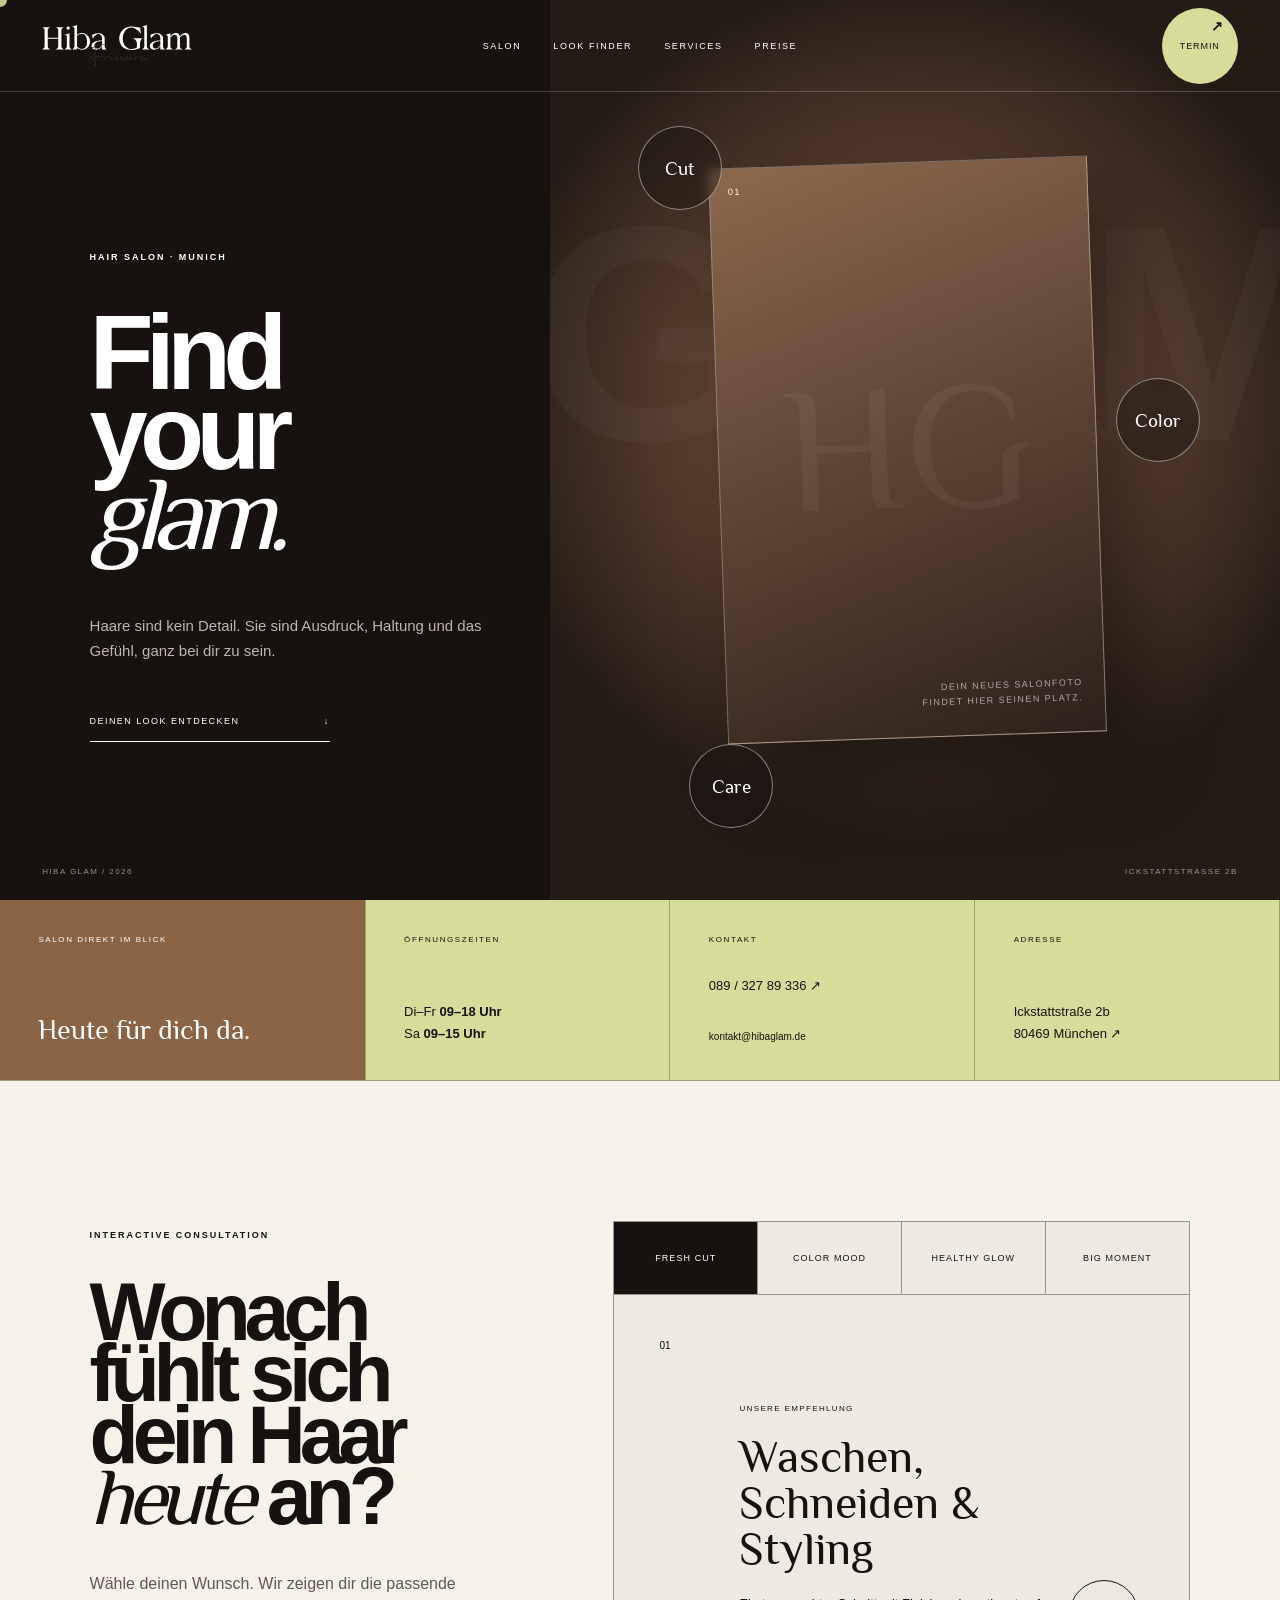
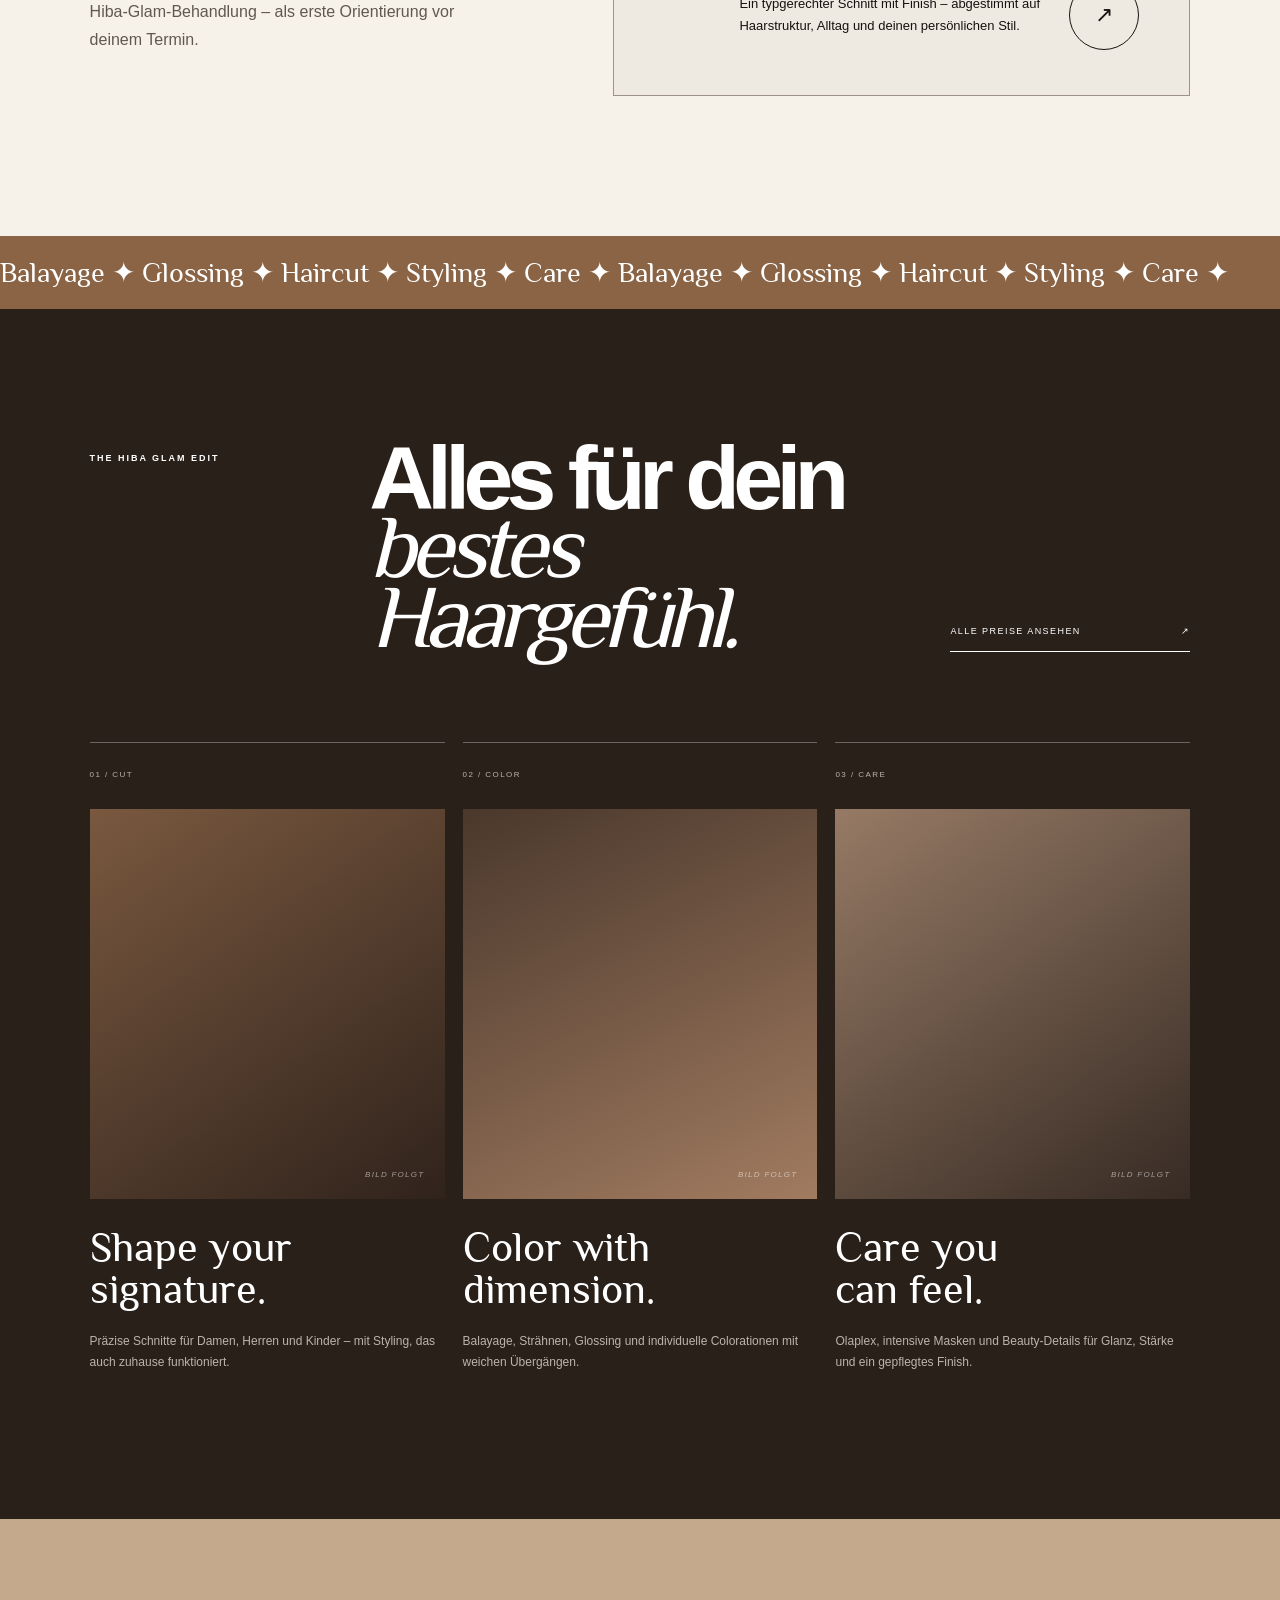
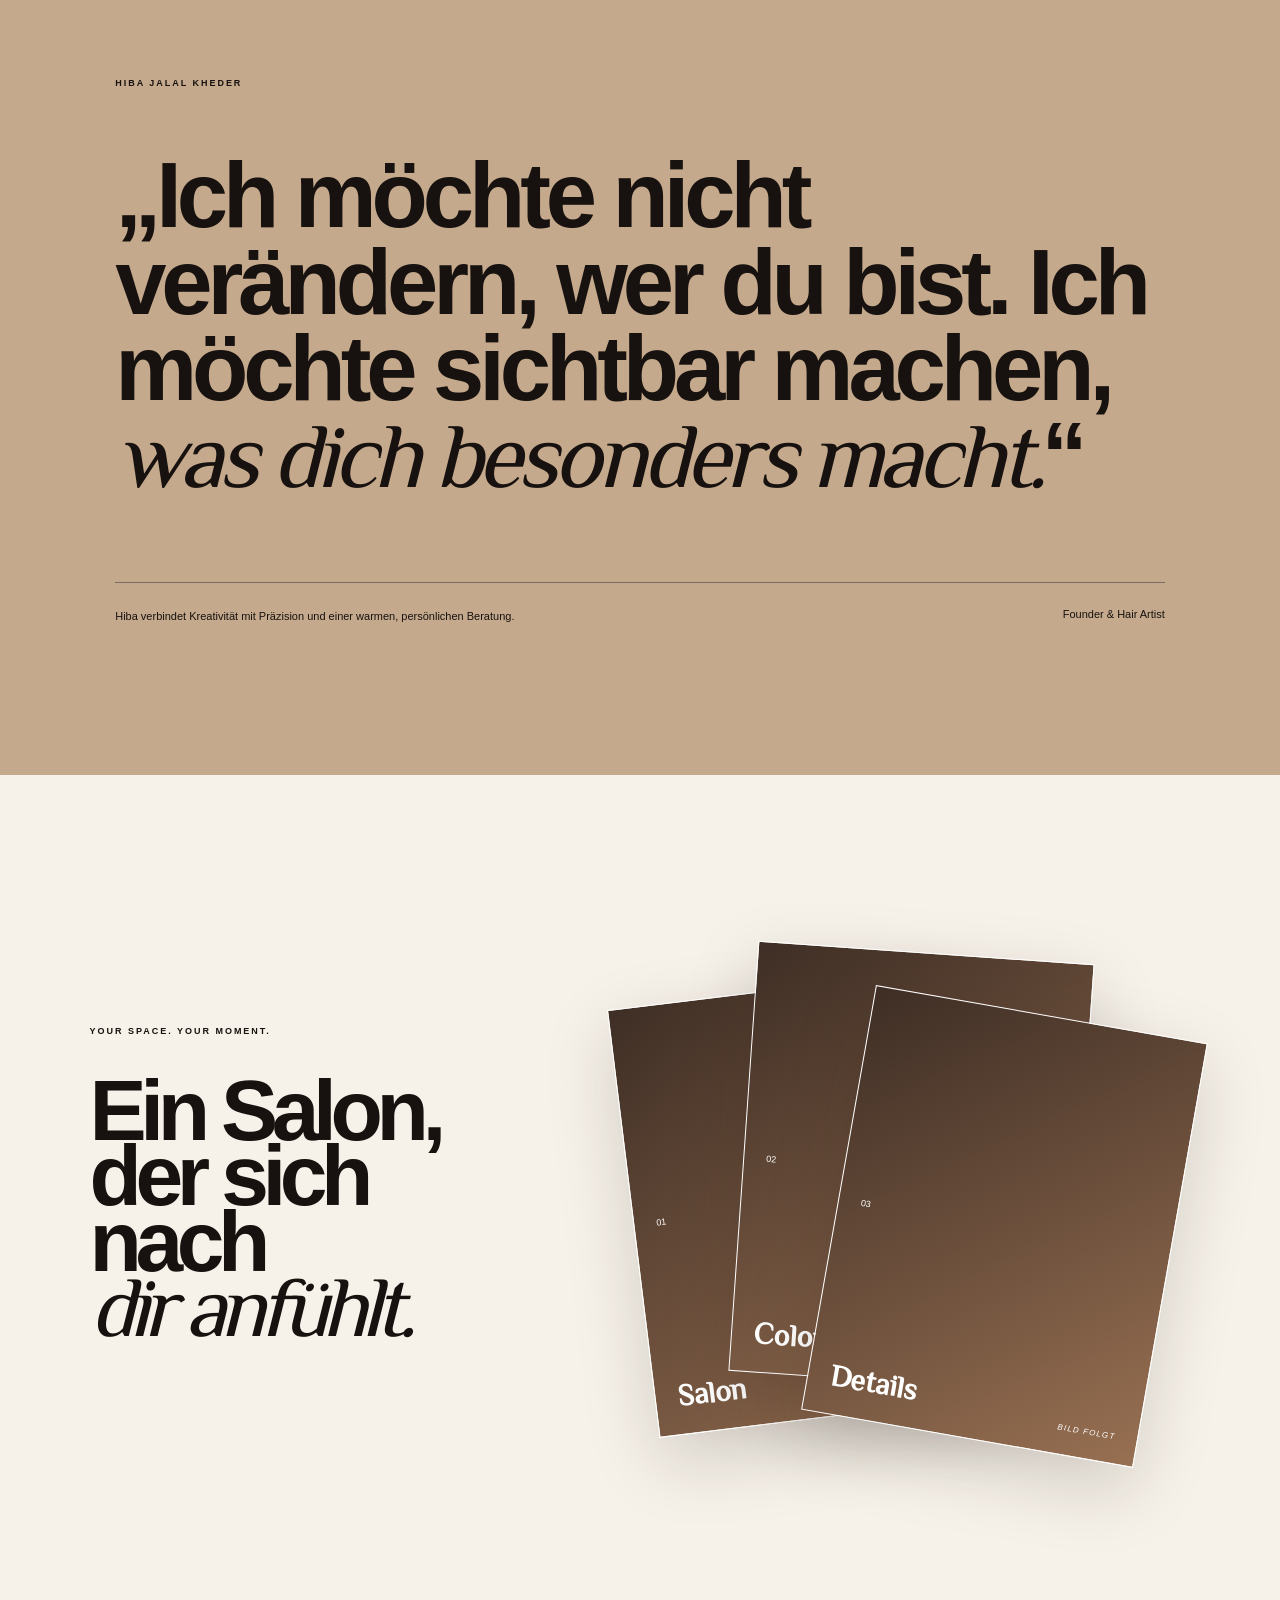
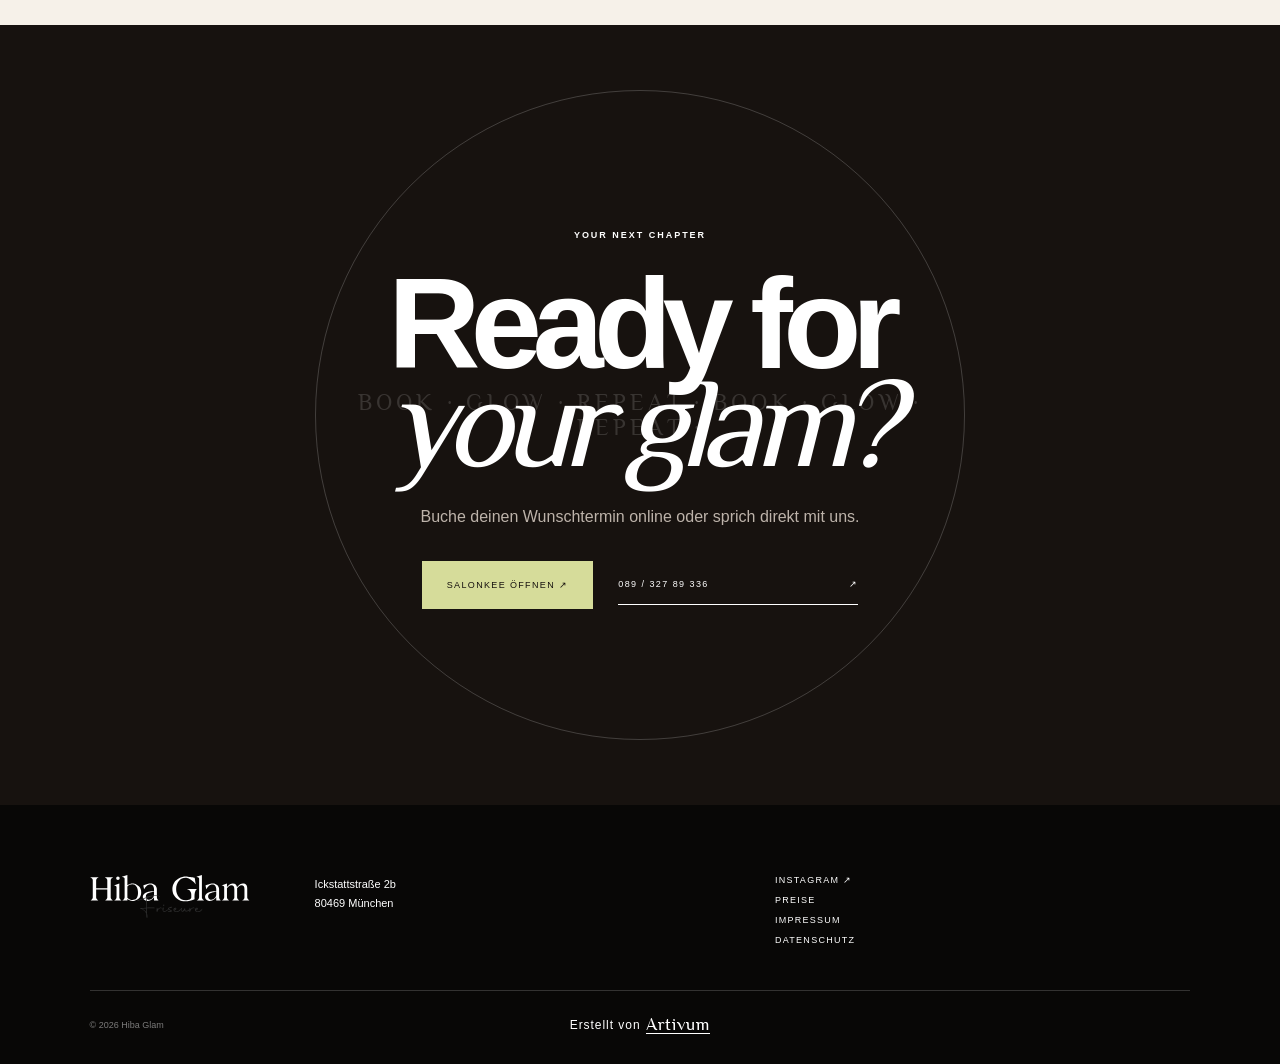
<file: index.html>
<!doctype html><html lang="de"><head><meta charset="utf-8"><meta name="viewport" content="width=device-width,initial-scale=1"><title>Hiba Glam – Friseur im Glockenbachviertel München</title><meta name="description" content="Hiba Glam in München: individuelle Schnitte, Farbe, Balayage und Styling. Finde deinen Look und buche direkt über Salonkee."><meta name="theme-color" content="#17120f"><link rel="icon" href="favicon.svg" type="image/svg+xml"><link rel="stylesheet" href="assets/hiba.css"><script defer src="assets/hiba.js"></script><script type="application/ld+json">{"@context":"https://schema.org","@type":"HairSalon","name":"Hiba Glam","url":"https://hibaglam.de/","telephone":"+498932789336","email":"kontakt@hibaglam.de","priceRange":"€€","address":{"@type":"PostalAddress","streetAddress":"Ickstattstraße 2b","postalCode":"80469","addressLocality":"München","addressCountry":"DE"},"openingHoursSpecification":[{"@type":"OpeningHoursSpecification","dayOfWeek":["Tuesday","Wednesday","Thursday","Friday"],"opens":"09:00","closes":"18:00"},{"@type":"OpeningHoursSpecification","dayOfWeek":"Saturday","opens":"09:00","closes":"15:00"}],"sameAs":["https://salonkee.de/salon/hiba-glam","https://www.instagram.com/hiba.glamm/"]}</script></head><body>
<a class="skip-link" href="#main">Zum Inhalt springen</a><div class="cursor-dot" aria-hidden="true"></div>
<header class="site-header"><a class="brand" href="#start" aria-label="Hiba Glam Startseite"><img src="assets/hiba-logo.svg" alt="Hiba Glam"></a><nav class="site-nav" id="site-nav" data-site-nav><a href="#salon">Salon</a><a href="#lookfinder">Look Finder</a><a href="#services">Services</a><a href="preise.html">Preise</a></nav><a class="nav-book magnetic" href="https://salonkee.de/salon/hiba-glam" target="_blank" rel="noopener"><span>Termin</span><b>↗</b></a><button class="menu-toggle" data-menu-toggle aria-expanded="false" aria-controls="site-nav"><span></span><span></span><i>Menü</i></button></header>
<main id="main">
<section class="hero" id="start"><div class="hero-intro"><p class="eyebrow">Hair salon · Munich</p><h1>Find your<br><em>glam.</em></h1><p class="hero-lead">Haare sind kein Detail. Sie sind Ausdruck, Haltung und das Gefühl, ganz bei dir zu sein.</p><a class="text-link" href="#lookfinder">Deinen Look entdecken <span>↓</span></a></div><div class="hero-stage" data-hero-stage><div class="stage-word" aria-hidden="true">GLAM</div><div class="portrait-placeholder"><span>01</span><p>Dein neues Salonfoto<br>findet hier seinen Platz.</p></div><div class="orbit-label orbit-one">Cut</div><div class="orbit-label orbit-two">Color</div><div class="orbit-label orbit-three">Care</div></div><div class="hero-index"><span>HIBA GLAM / 2026</span><span>ICKSTATTSTRASSE 2B</span></div></section>
<section class="salon-bar" id="salon"><div class="salon-bar-title"><span>Salon direkt im Blick</span><strong>Heute für dich da.</strong></div><div><small>Öffnungszeiten</small><p>Di–Fr <b>09–18 Uhr</b><br>Sa <b>09–15 Uhr</b></p></div><div><small>Kontakt</small><a href="tel:+498932789336">089 / 327 89 336 ↗</a><a href="mailto:kontakt@hibaglam.de">kontakt@hibaglam.de</a></div><div><small>Adresse</small><a href="https://maps.google.com/?q=Ickstattstraße+2b,+80469+München" target="_blank" rel="noopener">Ickstattstraße 2b<br>80469 München ↗</a></div></section>
<section class="look-finder" id="lookfinder"><div class="finder-copy reveal"><p class="eyebrow">Interactive consultation</p><h2>Wonach fühlt sich<br>dein Haar <em>heute</em> an?</h2><p>Wähle deinen Wunsch. Wir zeigen dir die passende Hiba-Glam-Behandlung – als erste Orientierung vor deinem Termin.</p></div><div class="finder-panel reveal" data-lookfinder><div class="finder-tabs" role="tablist" aria-label="Look auswählen"><button class="active" role="tab" aria-selected="true" data-look="fresh">Fresh cut</button><button role="tab" aria-selected="false" data-look="color">Color mood</button><button role="tab" aria-selected="false" data-look="glow">Healthy glow</button><button role="tab" aria-selected="false" data-look="event">Big moment</button></div><div class="finder-result" aria-live="polite"><span class="result-number">01</span><div><small>Unsere Empfehlung</small><h3 data-result-title>Waschen, Schneiden & Styling</h3><p data-result-text>Ein typgerechter Schnitt mit Finish – abgestimmt auf Haarstruktur, Alltag und deinen persönlichen Stil.</p></div><a class="round-link magnetic" href="https://salonkee.de/salon/hiba-glam" target="_blank" rel="noopener" aria-label="Empfohlenen Termin bei Salonkee buchen">↗</a></div></div></section>
<div class="marquee" aria-hidden="true"><div>Balayage ✦ Glossing ✦ Haircut ✦ Styling ✦ Care ✦ Balayage ✦ Glossing ✦ Haircut ✦ Styling ✦ Care ✦</div></div>
<section class="service-world" id="services"><div class="service-head reveal"><p class="eyebrow">The Hiba Glam edit</p><h2>Alles für dein<br><em>bestes Haargefühl.</em></h2><a class="text-link" href="preise.html">Alle Preise ansehen <span>↗</span></a></div><div class="service-cards"><article class="service-card reveal" data-tilt><span>01 / CUT</span><div class="service-photo photo-one"><i>Bild folgt</i></div><h3>Shape your<br>signature.</h3><p>Präzise Schnitte für Damen, Herren und Kinder – mit Styling, das auch zuhause funktioniert.</p></article><article class="service-card reveal" data-tilt><span>02 / COLOR</span><div class="service-photo photo-two"><i>Bild folgt</i></div><h3>Color with<br>dimension.</h3><p>Balayage, Strähnen, Glossing und individuelle Colorationen mit weichen Übergängen.</p></article><article class="service-card reveal" data-tilt><span>03 / CARE</span><div class="service-photo photo-three"><i>Bild folgt</i></div><h3>Care you<br>can feel.</h3><p>Olaplex, intensive Masken und Beauty-Details für Glanz, Stärke und ein gepflegtes Finish.</p></article></div></section>
<section class="manifesto"><p class="eyebrow">Hiba Jalal Kheder</p><blockquote class="reveal">„Ich möchte nicht verändern, wer du bist. Ich möchte sichtbar machen, <em>was dich besonders macht.</em>“</blockquote><div class="manifesto-foot"><p>Hiba verbindet Kreativität mit Präzision und einer warmen, persönlichen Beratung.</p><span>Founder & Hair Artist</span></div></section>
<section class="gallery-lab"><div class="gallery-copy"><p class="eyebrow">Your space. Your moment.</p><h2>Ein Salon,<br>der sich nach<br><em>dir anfühlt.</em></h2></div><div class="gallery-stack" data-stack><button class="stack-card card-a" aria-label="Salonfoto Platzhalter 1"><span>01</span><b>Salon</b><i>Bild folgt</i></button><button class="stack-card card-b" aria-label="Salonfoto Platzhalter 2"><span>02</span><b>Color</b><i>Bild folgt</i></button><button class="stack-card card-c" aria-label="Salonfoto Platzhalter 3"><span>03</span><b>Details</b><i>Bild folgt</i></button></div></section>
<section class="booking-stage" id="kontakt"><div class="booking-ring" aria-hidden="true">BOOK · GLOW · REPEAT · BOOK · GLOW · REPEAT ·</div><div class="booking-inner"><p class="eyebrow">Your next chapter</p><h2>Ready for<br><em>your glam?</em></h2><p>Buche deinen Wunschtermin online oder sprich direkt mit uns.</p><div><a class="solid-button magnetic" href="https://salonkee.de/salon/hiba-glam" target="_blank" rel="noopener">Salonkee öffnen ↗</a><a class="text-link" href="tel:+498932789336">089 / 327 89 336 <span>↗</span></a></div></div></section>
</main><footer><a class="footer-logo" href="#start"><img src="assets/hiba-logo.svg" alt="Hiba Glam"></a><div class="footer-address">Ickstattstraße 2b<br>80469 München</div><nav><a href="https://www.instagram.com/hiba.glamm/" target="_blank" rel="noopener">Instagram ↗</a><a href="preise.html">Preise</a><a href="impressum-datenschutz.html#impressum">Impressum</a><a href="impressum-datenschutz.html#datenschutz">Datenschutz</a></nav><div class="footer-bottom"><span>© 2026 Hiba Glam</span><span>Erstellt von <a href="https://www.artivum.de" target="_blank" rel="noopener">Artivum</a></span></div></footer>
</body></html>
</file>
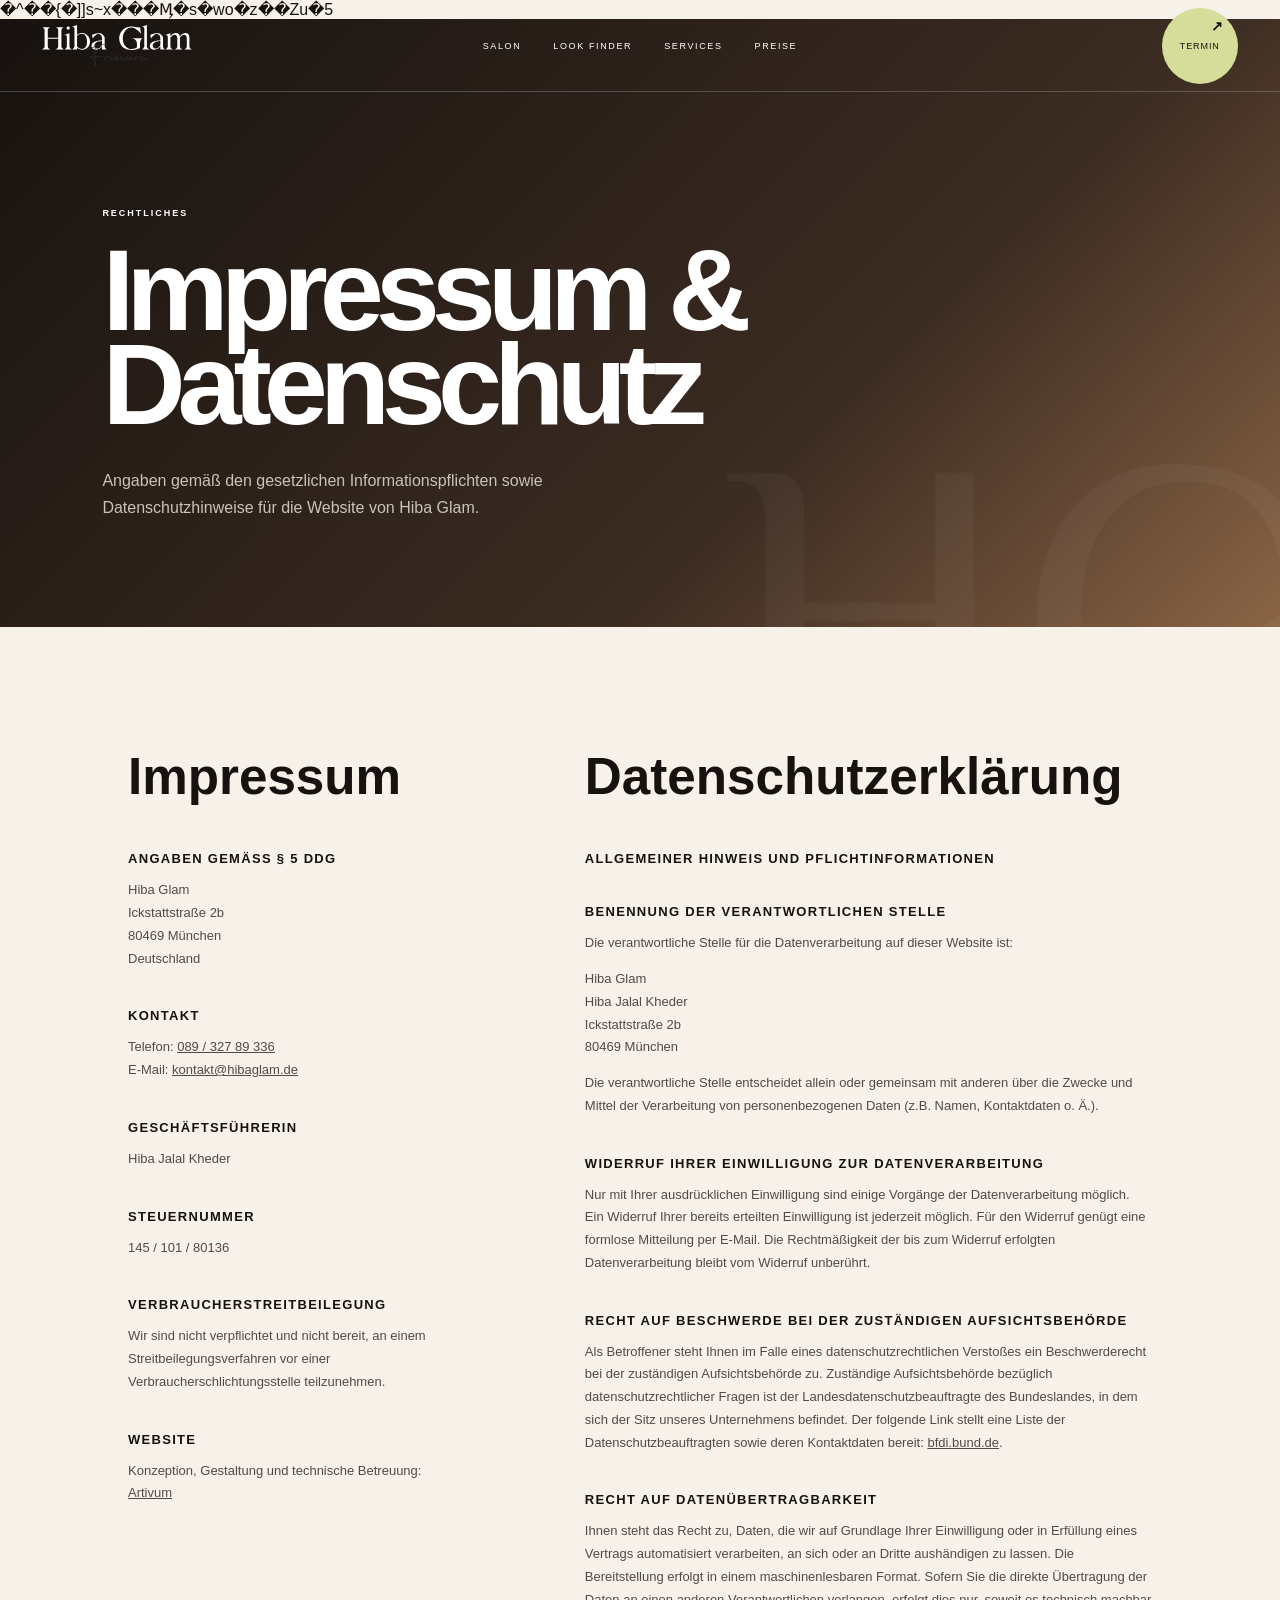
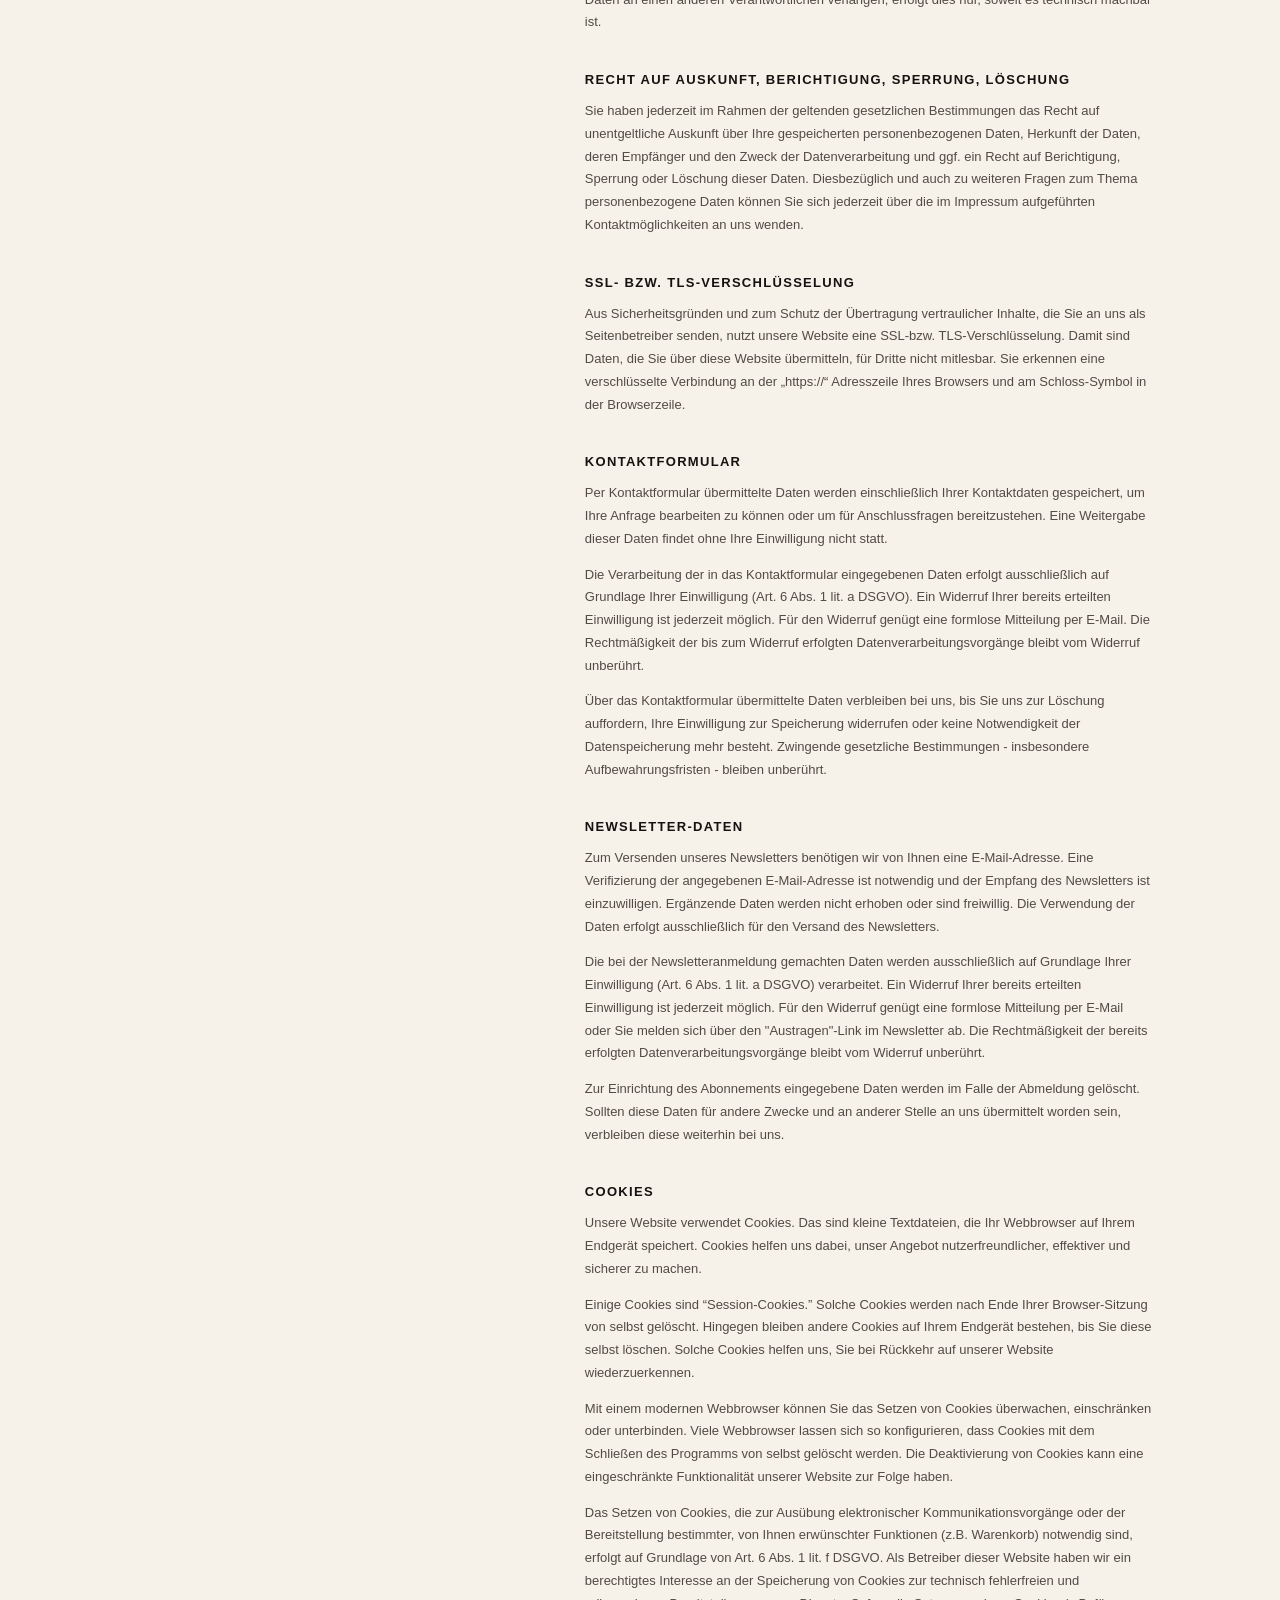
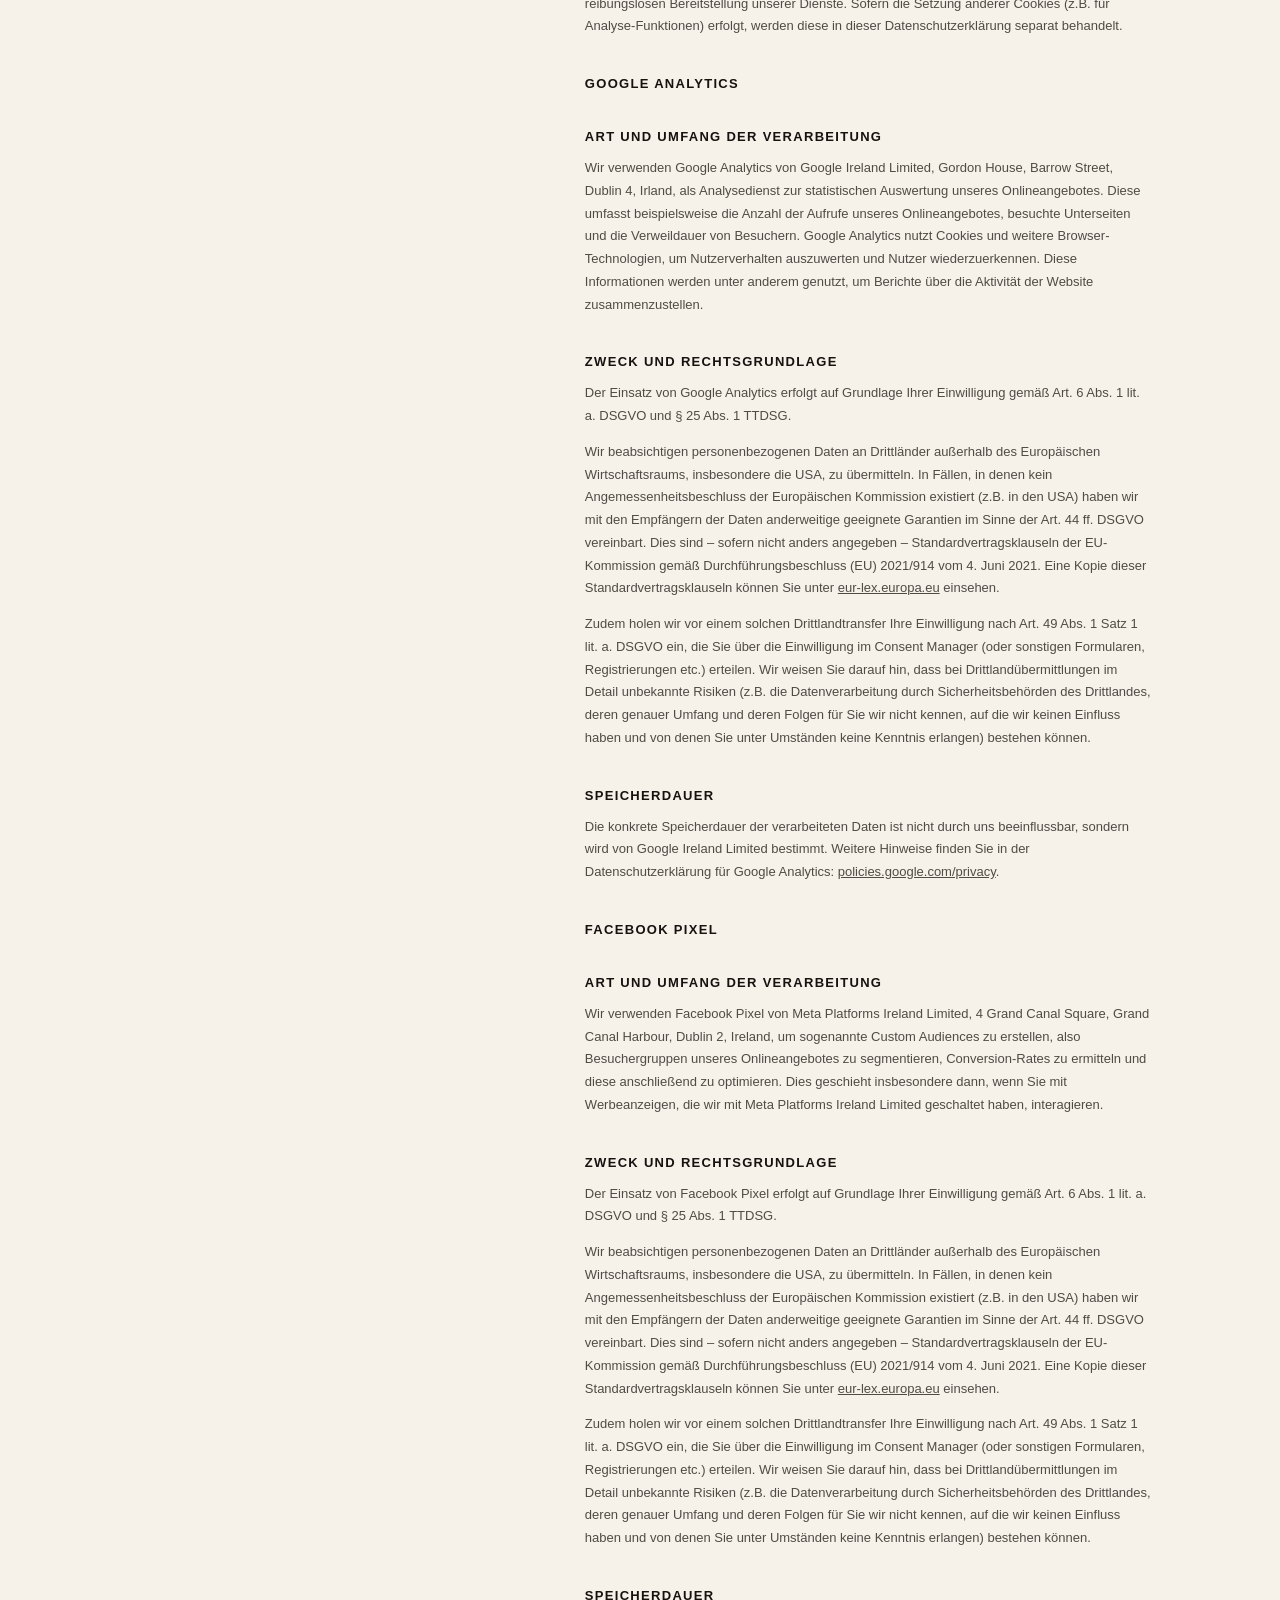
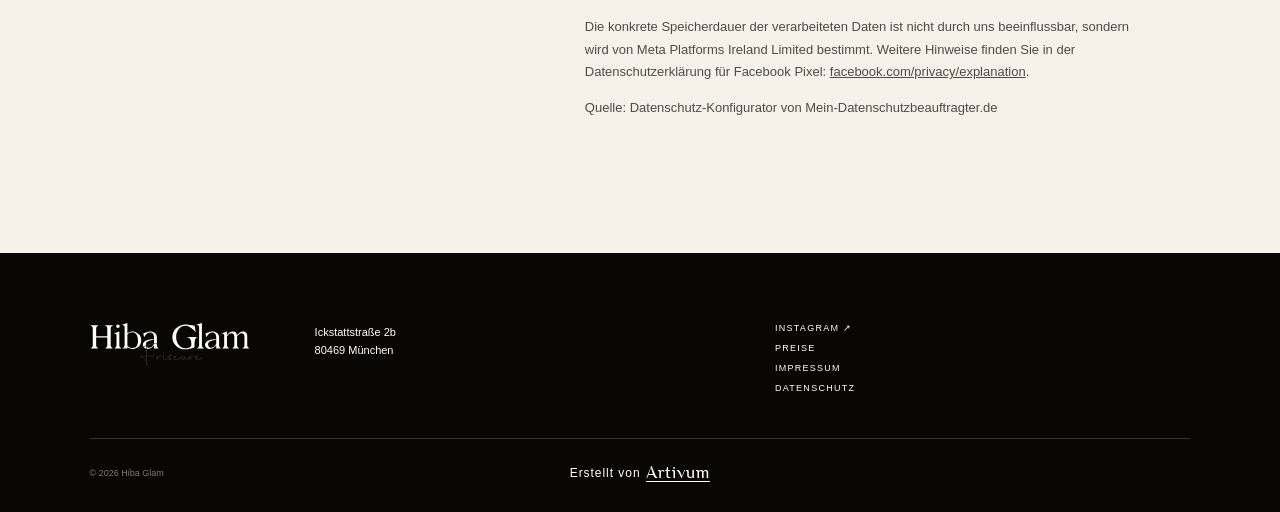
<file: impressum-datenschutz.html>
�^��{�]]s~x���Ӎ�s�wo�z��Zu�5<!doctype html>
<html lang="de">
<head>
  <meta charset="utf-8">
  <meta name="viewport" content="width=device-width, initial-scale=1">
  <title>Impressum & Datenschutz | Hiba Glam</title>
  <meta name="description" content="Impressum und Datenschutz von Hiba Glam Friseure in München.">
  <meta name="theme-color" content="#17120f">
  <link rel="icon" href="favicon.svg" type="image/svg+xml">
  <link rel="stylesheet" href="assets/hiba.css">
  <script defer src="assets/hiba.js"></script>
</head>
<body>
  <a class="skip-link" href="#main">Zum Inhalt springen</a>
  <header class="site-header">
    <a class="brand" href="index.html" aria-label="Hiba Glam Startseite"><img src="assets/hiba-logo.svg" alt="Hiba Glam"></a>
    <nav class="site-nav" id="site-nav" data-site-nav><a href="index.html#salon">Salon</a><a href="index.html#lookfinder">Look Finder</a><a href="index.html#services">Services</a><a href="preise.html">Preise</a></nav>
    <a class="nav-book magnetic" href="https://salonkee.de/salon/hiba-glam" target="_blank" rel="noopener"><span>Termin</span><b>↗</b></a>
    <button class="menu-toggle" type="button" data-menu-toggle aria-expanded="false" aria-controls="site-nav"><span></span><span></span><i>Menü</i></button>
  </header>

  <main id="main">
    <section class="page-hero legal-hero">
      <div class="hero-bg" aria-hidden="true">HG</div>
      <div>
        <p class="eyebrow">Rechtliches</p>
        <h1>Impressum & Datenschutz</h1>
        <p>Angaben gemäß den gesetzlichen Informationspflichten sowie Datenschutzhinweise für die Website von Hiba Glam.</p>
      </div>
    </section>

    <section class="section legal-layout">
      <article class="legal-block" id="impressum">
        <h2>Impressum</h2>
        <h3>Angaben gemäß § 5 DDG</h3>
        <p>
          Hiba Glam<br>
          Ickstattstraße 2b<br>
          80469 München<br>
          Deutschland
        </p>

        <h3>Kontakt</h3>
        <p>
          Telefon: <a href="tel:+498932789336">089 / 327 89 336</a><br>
          E-Mail: <a href="mailto:kontakt@hibaglam.de">kontakt@hibaglam.de</a>
        </p>

        <h3>Geschäftsführerin</h3>
        <p>Hiba Jalal Kheder</p>

        <h3>Steuernummer</h3>
        <p>145 / 101 / 80136</p>

        <h3>Verbraucherstreitbeilegung</h3>
        <p>Wir sind nicht verpflichtet und nicht bereit, an einem Streitbeilegungsverfahren vor einer Verbraucherschlichtungsstelle teilzunehmen.</p>

        <h3>Website</h3>
        <p>Konzeption, Gestaltung und technische Betreuung:<br>
          <a href="https://artivum.de/" target="_blank" rel="noopener">Artivum</a>
        </p>
      </article>

      <article class="legal-block" id="datenschutz">
        <h2>Datenschutzerklärung</h2>
        <h3>Allgemeiner Hinweis und Pflichtinformationen</h3>
        <h3>Benennung der verantwortlichen Stelle</h3>
        <p>
          Die verantwortliche Stelle für die Datenverarbeitung auf dieser Website ist:
        </p>
        <p>
          Hiba Glam<br>
          Hiba Jalal Kheder<br>
          Ickstattstraße 2b<br>
          80469 München
        </p>
        <p>Die verantwortliche Stelle entscheidet allein oder gemeinsam mit anderen über die Zwecke und Mittel der Verarbeitung von personenbezogenen Daten (z.B. Namen, Kontaktdaten o. Ä.).</p>

        <h3>Widerruf Ihrer Einwilligung zur Datenverarbeitung</h3>
        <p>Nur mit Ihrer ausdrücklichen Einwilligung sind einige Vorgänge der Datenverarbeitung möglich. Ein Widerruf Ihrer bereits erteilten Einwilligung ist jederzeit möglich. Für den Widerruf genügt eine formlose Mitteilung per E-Mail. Die Rechtmäßigkeit der bis zum Widerruf erfolgten Datenverarbeitung bleibt vom Widerruf unberührt.</p>

        <h3>Recht auf Beschwerde bei der zuständigen Aufsichtsbehörde</h3>
        <p>Als Betroffener steht Ihnen im Falle eines datenschutzrechtlichen Verstoßes ein Beschwerderecht bei der zuständigen Aufsichtsbehörde zu. Zuständige Aufsichtsbehörde bezüglich datenschutzrechtlicher Fragen ist der Landesdatenschutzbeauftragte des Bundeslandes, in dem sich der Sitz unseres Unternehmens befindet. Der folgende Link stellt eine Liste der Datenschutzbeauftragten sowie deren Kontaktdaten bereit: <a href="https://www.bfdi.bund.de/DE/Infothek/Anschriften_Links/anschriften_links-node.html" target="_blank" rel="noopener">bfdi.bund.de</a>.</p>

        <h3>Recht auf Datenübertragbarkeit</h3>
        <p>Ihnen steht das Recht zu, Daten, die wir auf Grundlage Ihrer Einwilligung oder in Erfüllung eines Vertrags automatisiert verarbeiten, an sich oder an Dritte aushändigen zu lassen. Die Bereitstellung erfolgt in einem maschinenlesbaren Format. Sofern Sie die direkte Übertragung der Daten an einen anderen Verantwortlichen verlangen, erfolgt dies nur, soweit es technisch machbar ist.</p>

        <h3>Recht auf Auskunft, Berichtigung, Sperrung, Löschung</h3>
        <p>Sie haben jederzeit im Rahmen der geltenden gesetzlichen Bestimmungen das Recht auf unentgeltliche Auskunft über Ihre gespeicherten personenbezogenen Daten, Herkunft der Daten, deren Empfänger und den Zweck der Datenverarbeitung und ggf. ein Recht auf Berichtigung, Sperrung oder Löschung dieser Daten. Diesbezüglich und auch zu weiteren Fragen zum Thema personenbezogene Daten können Sie sich jederzeit über die im Impressum aufgeführten Kontaktmöglichkeiten an uns wenden.</p>

        <h3>SSL- bzw. TLS-Verschlüsselung</h3>
        <p>Aus Sicherheitsgründen und zum Schutz der Übertragung vertraulicher Inhalte, die Sie an uns als Seitenbetreiber senden, nutzt unsere Website eine SSL-bzw. TLS-Verschlüsselung. Damit sind Daten, die Sie über diese Website übermitteln, für Dritte nicht mitlesbar. Sie erkennen eine verschlüsselte Verbindung an der „https://“ Adresszeile Ihres Browsers und am Schloss-Symbol in der Browserzeile.</p>

        <h3>Kontaktformular</h3>
        <p>Per Kontaktformular übermittelte Daten werden einschließlich Ihrer Kontaktdaten gespeichert, um Ihre Anfrage bearbeiten zu können oder um für Anschlussfragen bereitzustehen. Eine Weitergabe dieser Daten findet ohne Ihre Einwilligung nicht statt.</p>
        <p>Die Verarbeitung der in das Kontaktformular eingegebenen Daten erfolgt ausschließlich auf Grundlage Ihrer Einwilligung (Art. 6 Abs. 1 lit. a DSGVO). Ein Widerruf Ihrer bereits erteilten Einwilligung ist jederzeit möglich. Für den Widerruf genügt eine formlose Mitteilung per E-Mail. Die Rechtmäßigkeit der bis zum Widerruf erfolgten Datenverarbeitungsvorgänge bleibt vom Widerruf unberührt.</p>
        <p>Über das Kontaktformular übermittelte Daten verbleiben bei uns, bis Sie uns zur Löschung auffordern, Ihre Einwilligung zur Speicherung widerrufen oder keine Notwendigkeit der Datenspeicherung mehr besteht. Zwingende gesetzliche Bestimmungen - insbesondere Aufbewahrungsfristen - bleiben unberührt.</p>

        <h3>Newsletter-Daten</h3>
        <p>Zum Versenden unseres Newsletters benötigen wir von Ihnen eine E-Mail-Adresse. Eine Verifizierung der angegebenen E-Mail-Adresse ist notwendig und der Empfang des Newsletters ist einzuwilligen. Ergänzende Daten werden nicht erhoben oder sind freiwillig. Die Verwendung der Daten erfolgt ausschließlich für den Versand des Newsletters.</p>
        <p>Die bei der Newsletteranmeldung gemachten Daten werden ausschließlich auf Grundlage Ihrer Einwilligung (Art. 6 Abs. 1 lit. a DSGVO) verarbeitet. Ein Widerruf Ihrer bereits erteilten Einwilligung ist jederzeit möglich. Für den Widerruf genügt eine formlose Mitteilung per E-Mail oder Sie melden sich über den "Austragen"-Link im Newsletter ab. Die Rechtmäßigkeit der bereits erfolgten Datenverarbeitungsvorgänge bleibt vom Widerruf unberührt.</p>
        <p>Zur Einrichtung des Abonnements eingegebene Daten werden im Falle der Abmeldung gelöscht. Sollten diese Daten für andere Zwecke und an anderer Stelle an uns übermittelt worden sein, verbleiben diese weiterhin bei uns.</p>

        <h3>Cookies</h3>
        <p>Unsere Website verwendet Cookies. Das sind kleine Textdateien, die Ihr Webbrowser auf Ihrem Endgerät speichert. Cookies helfen uns dabei, unser Angebot nutzerfreundlicher, effektiver und sicherer zu machen.</p>
        <p>Einige Cookies sind “Session-Cookies.” Solche Cookies werden nach Ende Ihrer Browser-Sitzung von selbst gelöscht. Hingegen bleiben andere Cookies auf Ihrem Endgerät bestehen, bis Sie diese selbst löschen. Solche Cookies helfen uns, Sie bei Rückkehr auf unserer Website wiederzuerkennen.</p>
        <p>Mit einem modernen Webbrowser können Sie das Setzen von Cookies überwachen, einschränken oder unterbinden. Viele Webbrowser lassen sich so konfigurieren, dass Cookies mit dem Schließen des Programms von selbst gelöscht werden. Die Deaktivierung von Cookies kann eine eingeschränkte Funktionalität unserer Website zur Folge haben.</p>
        <p>Das Setzen von Cookies, die zur Ausübung elektronischer Kommunikationsvorgänge oder der Bereitstellung bestimmter, von Ihnen erwünschter Funktionen (z.B. Warenkorb) notwendig sind, erfolgt auf Grundlage von Art. 6 Abs. 1 lit. f DSGVO. Als Betreiber dieser Website haben wir ein berechtigtes Interesse an der Speicherung von Cookies zur technisch fehlerfreien und reibungslosen Bereitstellung unserer Dienste. Sofern die Setzung anderer Cookies (z.B. für Analyse-Funktionen) erfolgt, werden diese in dieser Datenschutzerklärung separat behandelt.</p>

        <h3>Google Analytics</h3>
        <h3>Art und Umfang der Verarbeitung</h3>
        <p>Wir verwenden Google Analytics von Google Ireland Limited, Gordon House, Barrow Street, Dublin 4, Irland, als Analysedienst zur statistischen Auswertung unseres Onlineangebotes. Diese umfasst beispielsweise die Anzahl der Aufrufe unseres Onlineangebotes, besuchte Unterseiten und die Verweildauer von Besuchern. Google Analytics nutzt Cookies und weitere Browser-Technologien, um Nutzerverhalten auszuwerten und Nutzer wiederzuerkennen. Diese Informationen werden unter anderem genutzt, um Berichte über die Aktivität der Website zusammenzustellen.</p>

        <h3>Zweck und Rechtsgrundlage</h3>
        <p>Der Einsatz von Google Analytics erfolgt auf Grundlage Ihrer Einwilligung gemäß Art. 6 Abs. 1 lit. a. DSGVO und § 25 Abs. 1 TTDSG.</p>
        <p>Wir beabsichtigen personenbezogenen Daten an Drittländer außerhalb des Europäischen Wirtschaftsraums, insbesondere die USA, zu übermitteln. In Fällen, in denen kein Angemessenheitsbeschluss der Europäischen Kommission existiert (z.B. in den USA) haben wir mit den Empfängern der Daten anderweitige geeignete Garantien im Sinne der Art. 44 ff. DSGVO vereinbart. Dies sind – sofern nicht anders angegeben – Standardvertragsklauseln der EU-Kommission gemäß Durchführungsbeschluss (EU) 2021/914 vom 4. Juni 2021. Eine Kopie dieser Standardvertragsklauseln können Sie unter <a href="https://eur-lex.europa.eu/legal-content/DE/TXT/HTML/?uri=CELEX:32021D0914&from=DE" target="_blank" rel="noopener">eur-lex.europa.eu</a> einsehen.</p>
        <p>Zudem holen wir vor einem solchen Drittlandtransfer Ihre Einwilligung nach Art. 49 Abs. 1 Satz 1 lit. a. DSGVO ein, die Sie über die Einwilligung im Consent Manager (oder sonstigen Formularen, Registrierungen etc.) erteilen. Wir weisen Sie darauf hin, dass bei Drittlandübermittlungen im Detail unbekannte Risiken (z.B. die Datenverarbeitung durch Sicherheitsbehörden des Drittlandes, deren genauer Umfang und deren Folgen für Sie wir nicht kennen, auf die wir keinen Einfluss haben und von denen Sie unter Umständen keine Kenntnis erlangen) bestehen können.</p>

        <h3>Speicherdauer</h3>
        <p>Die konkrete Speicherdauer der verarbeiteten Daten ist nicht durch uns beeinflussbar, sondern wird von Google Ireland Limited bestimmt. Weitere Hinweise finden Sie in der Datenschutzerklärung für Google Analytics: <a href="https://policies.google.com/privacy" target="_blank" rel="noopener">policies.google.com/privacy</a>.</p>

        <h3>Facebook Pixel</h3>
        <h3>Art und Umfang der Verarbeitung</h3>
        <p>Wir verwenden Facebook Pixel von Meta Platforms Ireland Limited, 4 Grand Canal Square, Grand Canal Harbour, Dublin 2, Ireland, um sogenannte Custom Audiences zu erstellen, also Besuchergruppen unseres Onlineangebotes zu segmentieren, Conversion-Rates zu ermitteln und diese anschließend zu optimieren. Dies geschieht insbesondere dann, wenn Sie mit Werbeanzeigen, die wir mit Meta Platforms Ireland Limited geschaltet haben, interagieren.</p>

        <h3>Zweck und Rechtsgrundlage</h3>
        <p>Der Einsatz von Facebook Pixel erfolgt auf Grundlage Ihrer Einwilligung gemäß Art. 6 Abs. 1 lit. a. DSGVO und § 25 Abs. 1 TTDSG.</p>
        <p>Wir beabsichtigen personenbezogenen Daten an Drittländer außerhalb des Europäischen Wirtschaftsraums, insbesondere die USA, zu übermitteln. In Fällen, in denen kein Angemessenheitsbeschluss der Europäischen Kommission existiert (z.B. in den USA) haben wir mit den Empfängern der Daten anderweitige geeignete Garantien im Sinne der Art. 44 ff. DSGVO vereinbart. Dies sind – sofern nicht anders angegeben – Standardvertragsklauseln der EU-Kommission gemäß Durchführungsbeschluss (EU) 2021/914 vom 4. Juni 2021. Eine Kopie dieser Standardvertragsklauseln können Sie unter <a href="https://eur-lex.europa.eu/legal-content/DE/TXT/HTML/?uri=CELEX:32021D0914&from=DE" target="_blank" rel="noopener">eur-lex.europa.eu</a> einsehen.</p>
        <p>Zudem holen wir vor einem solchen Drittlandtransfer Ihre Einwilligung nach Art. 49 Abs. 1 Satz 1 lit. a. DSGVO ein, die Sie über die Einwilligung im Consent Manager (oder sonstigen Formularen, Registrierungen etc.) erteilen. Wir weisen Sie darauf hin, dass bei Drittlandübermittlungen im Detail unbekannte Risiken (z.B. die Datenverarbeitung durch Sicherheitsbehörden des Drittlandes, deren genauer Umfang und deren Folgen für Sie wir nicht kennen, auf die wir keinen Einfluss haben und von denen Sie unter Umständen keine Kenntnis erlangen) bestehen können.</p>

        <h3>Speicherdauer</h3>
        <p>Die konkrete Speicherdauer der verarbeiteten Daten ist nicht durch uns beeinflussbar, sondern wird von Meta Platforms Ireland Limited bestimmt. Weitere Hinweise finden Sie in der Datenschutzerklärung für Facebook Pixel: <a href="https://www.facebook.com/privacy/explanation" target="_blank" rel="noopener">facebook.com/privacy/explanation</a>.</p>
        <p>Quelle: Datenschutz-Konfigurator von Mein-Datenschutzbeauftragter.de</p>
      </article>
    </section>
  </main>

  <footer><a class="footer-logo" href="index.html"><img src="assets/hiba-logo.svg" alt="Hiba Glam"></a><div class="footer-address">Ickstattstraße 2b<br>80469 München</div><nav><a href="https://www.instagram.com/hiba.glamm/" target="_blank" rel="noopener">Instagram ↗</a><a href="preise.html">Preise</a><a href="#impressum">Impressum</a><a href="#datenschutz">Datenschutz</a></nav><div class="footer-bottom"><span>© 2026 Hiba Glam</span><span>Erstellt von <a href="https://www.artivum.de" target="_blank" rel="noopener">Artivum</a></span></div></footer>
</body>
</html>
</file>
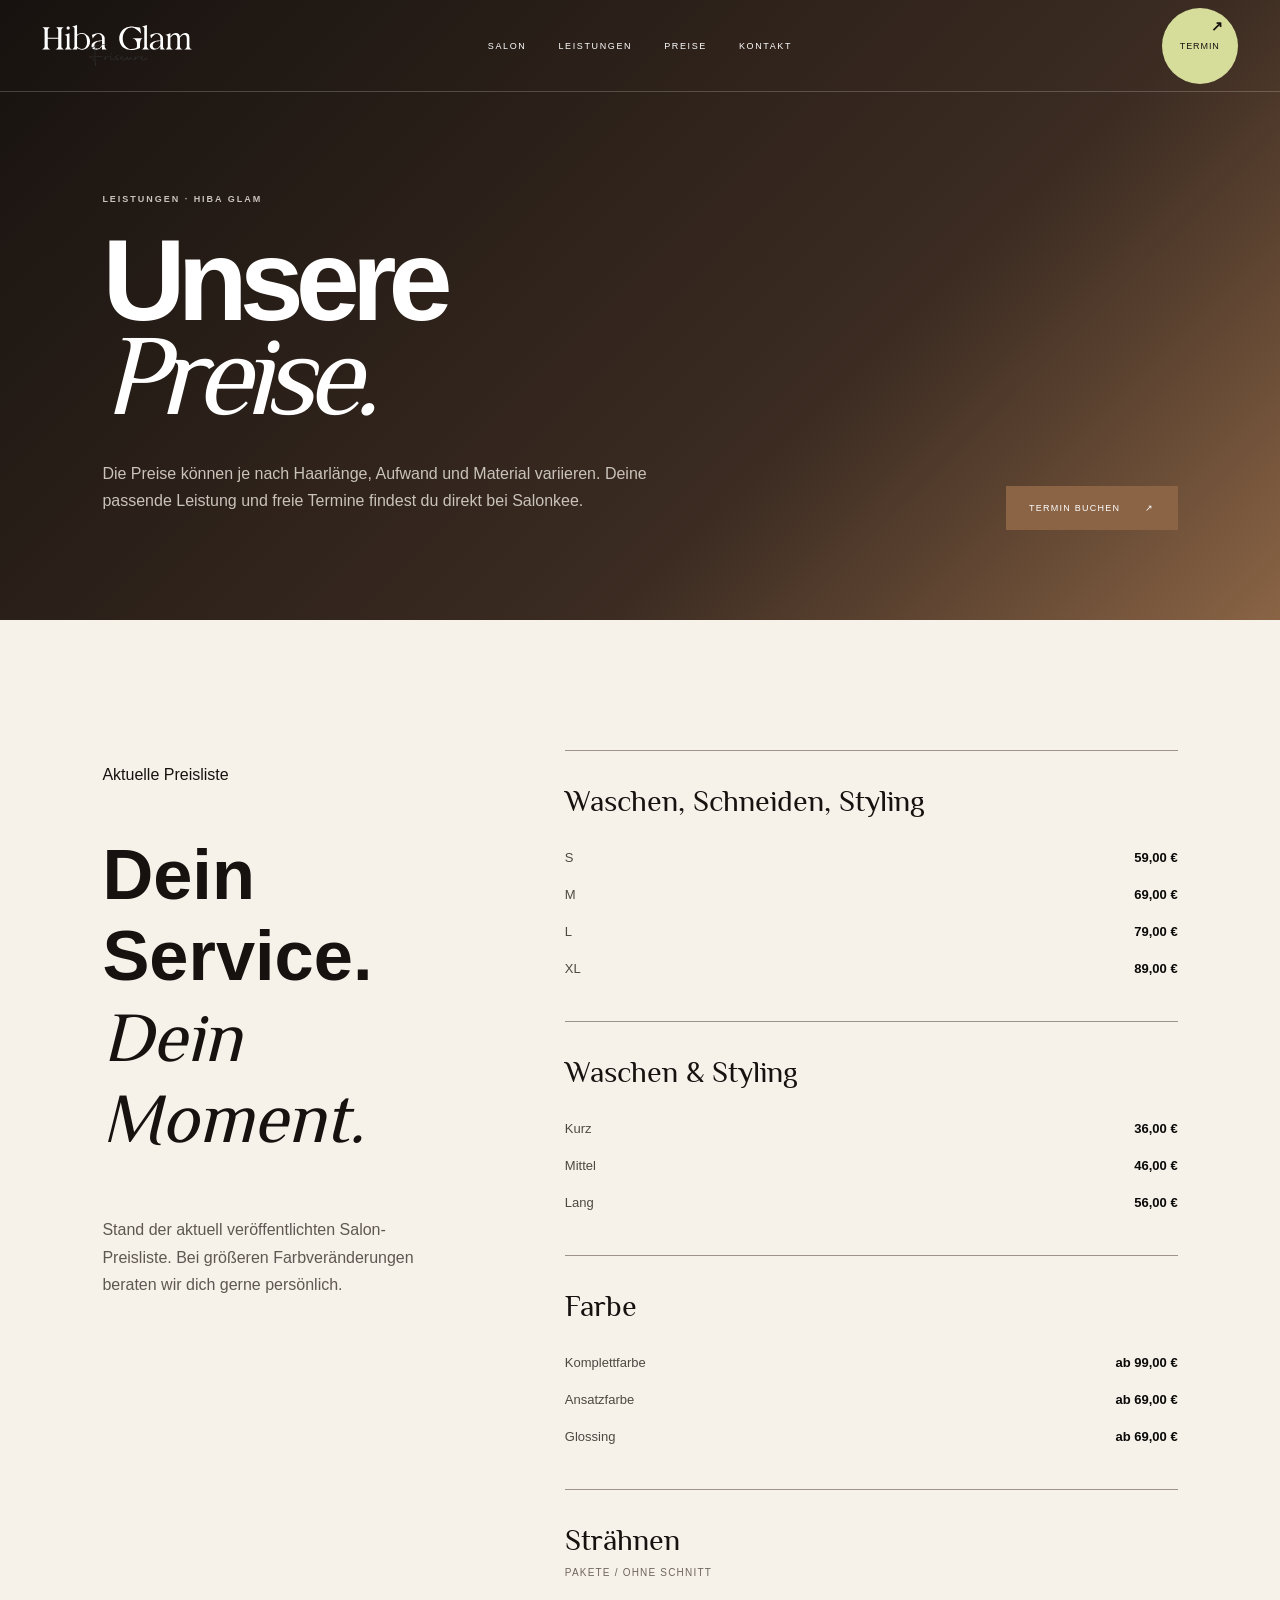
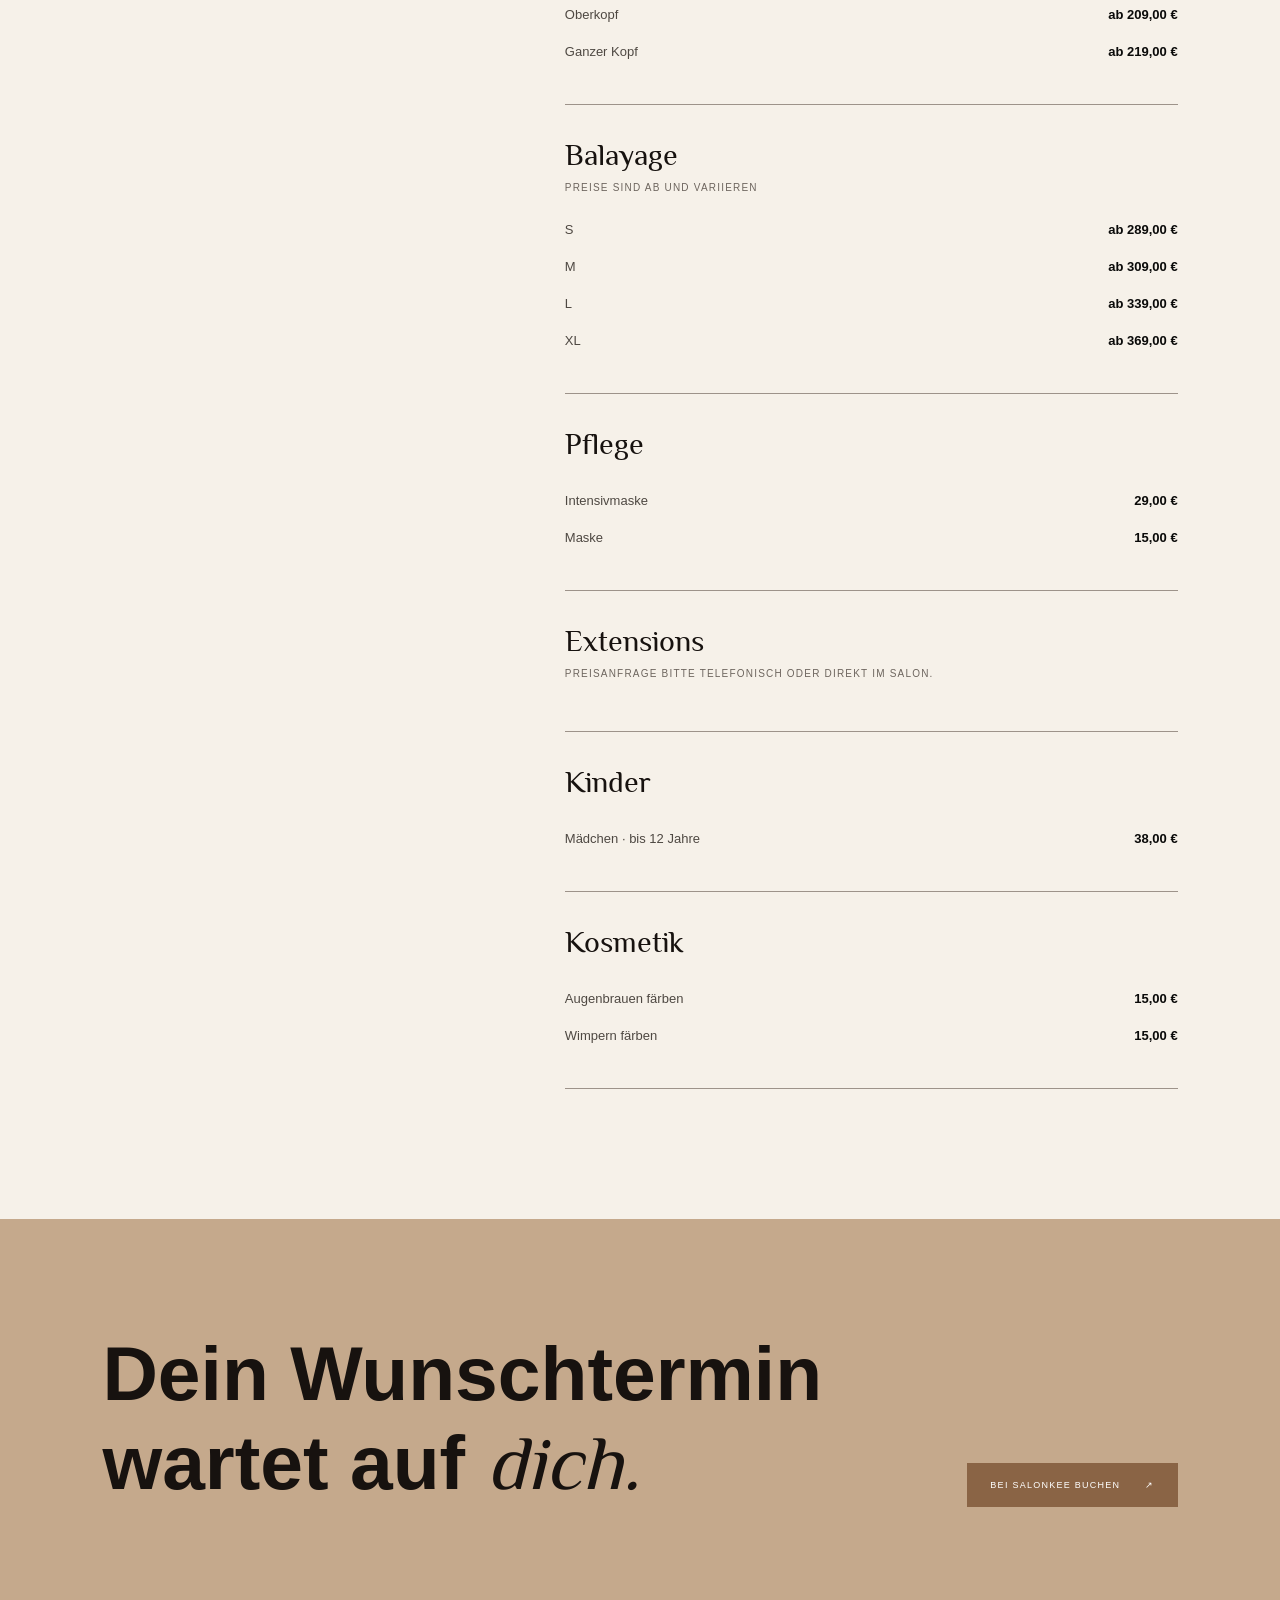
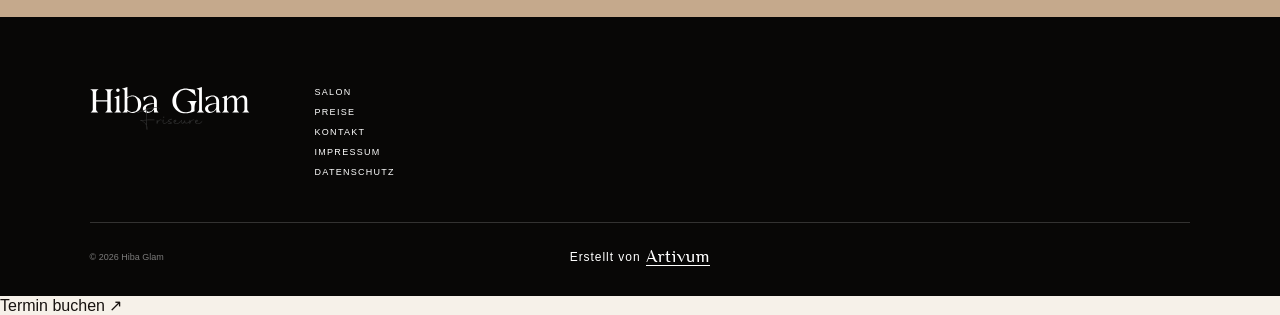
<file: preise.html>
<!doctype html><html lang="de"><head><meta charset="utf-8"><meta name="viewport" content="width=device-width, initial-scale=1"><title>Preisliste | Hiba Glam München</title><meta name="description" content="Aktuelle Leistungen und Preise von Hiba Glam: Schnitt, Styling, Farbe, Balayage, Pflege und Kosmetik."><meta name="theme-color" content="#0a0a09"><link rel="icon" href="favicon.svg" type="image/svg+xml"><link rel="stylesheet" href="assets/hiba.css"><script defer src="assets/hiba.js"></script></head><body>
<a class="skip-link" href="#main">Zum Inhalt springen</a><header class="site-header"><a class="brand" href="index.html" aria-label="Hiba Glam Startseite"><img src="assets/hiba-logo.svg" alt="Hiba Glam"></a><nav class="site-nav" id="site-nav" data-site-nav><a href="index.html#salon">Salon</a><a href="index.html#leistungen">Leistungen</a><a href="preise.html" aria-current="page">Preise</a><a href="index.html#kontakt">Kontakt</a></nav><a class="nav-book magnetic" href="https://salonkee.de/salon/hiba-glam" target="_blank" rel="noopener"><span>Termin</span><b>↗</b></a><button class="menu-toggle" type="button" data-menu-toggle aria-expanded="false" aria-controls="site-nav"><span></span><span></span><span class="sr-only">Menü öffnen</span></button></header>
<main id="main"><section class="page-hero"><div><p class="kicker">Leistungen · Hiba Glam</p><h1>Unsere<br><em>Preise.</em></h1><p>Die Preise können je nach Haarlänge, Aufwand und Material variieren. Deine passende Leistung und freie Termine findest du direkt bei Salonkee.</p></div><a class="book" href="https://salonkee.de/salon/hiba-glam" target="_blank" rel="noopener">Termin buchen <span>↗</span></a></section>
<section class="price-section section-pad"><aside><p class="section-no">Aktuelle Preisliste</p><h2>Dein Service.<br><em>Dein Moment.</em></h2><p>Stand der aktuell veröffentlichten Salon-Preisliste. Bei größeren Farbveränderungen beraten wir dich gerne persönlich.</p></aside><div class="price-groups">
<section class="price-group"><h3>Waschen, Schneiden, Styling</h3><ul><li><span>S</span><b>59,00 €</b></li><li><span>M</span><b>69,00 €</b></li><li><span>L</span><b>79,00 €</b></li><li><span>XL</span><b>89,00 €</b></li></ul></section>
<section class="price-group"><h3>Waschen & Styling</h3><ul><li><span>Kurz</span><b>36,00 €</b></li><li><span>Mittel</span><b>46,00 €</b></li><li><span>Lang</span><b>56,00 €</b></li></ul></section>
<section class="price-group"><h3>Farbe</h3><ul><li><span>Komplettfarbe</span><b>ab 99,00 €</b></li><li><span>Ansatzfarbe</span><b>ab 69,00 €</b></li><li><span>Glossing</span><b>ab 69,00 €</b></li></ul></section>
<section class="price-group"><h3>Strähnen</h3><p class="price-note">Pakete / ohne Schnitt</p><ul><li><span>Oberkopf</span><b>ab 209,00 €</b></li><li><span>Ganzer Kopf</span><b>ab 219,00 €</b></li></ul></section>
<section class="price-group"><h3>Balayage</h3><p class="price-note">Preise sind ab und variieren</p><ul><li><span>S</span><b>ab 289,00 €</b></li><li><span>M</span><b>ab 309,00 €</b></li><li><span>L</span><b>ab 339,00 €</b></li><li><span>XL</span><b>ab 369,00 €</b></li></ul></section>
<section class="price-group"><h3>Pflege</h3><ul><li><span>Intensivmaske</span><b>29,00 €</b></li><li><span>Maske</span><b>15,00 €</b></li></ul></section>
<section class="price-group"><h3>Extensions</h3><p class="price-note">Preisanfrage bitte telefonisch oder direkt im Salon.</p></section>
<section class="price-group"><h3>Kinder</h3><ul><li><span>Mädchen · bis 12 Jahre</span><b>38,00 €</b></li></ul></section>
<section class="price-group"><h3>Kosmetik</h3><ul><li><span>Augenbrauen färben</span><b>15,00 €</b></li><li><span>Wimpern färben</span><b>15,00 €</b></li></ul></section>
</div></section><section class="price-cta"><h2>Dein Wunschtermin<br>wartet auf <em>dich.</em></h2><a class="book" href="https://salonkee.de/salon/hiba-glam" target="_blank" rel="noopener">Bei Salonkee buchen <span>↗</span></a></section></main>
<footer><a class="footer-logo" href="index.html"><img src="assets/hiba-logo.svg" alt="Hiba Glam"></a><nav><a href="index.html#salon">Salon</a><a href="preise.html">Preise</a><a href="index.html#kontakt">Kontakt</a><a href="impressum-datenschutz.html#impressum">Impressum</a><a href="impressum-datenschutz.html#datenschutz">Datenschutz</a></nav><div class="footer-bottom"><span>© 2026 Hiba Glam</span><span>Erstellt von <a href="https://www.artivum.de" target="_blank" rel="noopener">Artivum</a></span></div></footer><a class="floating-book" href="https://salonkee.de/salon/hiba-glam" target="_blank" rel="noopener">Termin buchen <span>↗</span></a></body></html>
</file>
<file: assets/hiba.css>
@font-face{font-family:Philosopher;src:url('fonts/Philosopher-Regular.ttf') format('truetype');font-display:swap}:root{--ink:#17120f;--espresso:#2a201a;--brown:#8a6445;--sand:#c5a98c;--cream:#eee9e1;--paper:#f6f1e9;--line:#b9afa5;--lime:#d6dc9a}*{box-sizing:border-box}html{scroll-behavior:smooth}body{margin:0;background:var(--paper);color:var(--ink);font-family:Arial,Helvetica,sans-serif;overflow-x:hidden}a{color:inherit;text-decoration:none}button{font:inherit;color:inherit}.skip-link,.sr-only{position:absolute;width:1px;height:1px;margin:-1px;overflow:hidden;clip:rect(0,0,0,0)}.skip-link:focus{width:auto;height:auto;clip:auto;z-index:100;background:#fff;padding:12px}.cursor-dot{position:fixed;left:-7px;top:-7px;width:14px;height:14px;border-radius:50%;background:var(--lime);z-index:100;pointer-events:none;mix-blend-mode:difference;transition:width .2s,height .2s,margin .2s}.cursor-dot.big{width:46px;height:46px;margin:-16px}.site-header{position:absolute;inset:0 0 auto;z-index:20;height:92px;padding:0 3.3vw;display:grid;grid-template-columns:1fr auto 1fr;align-items:center;color:#fff;border-bottom:1px solid #ffffff33}.brand{width:150px}.brand img,.footer-logo img{display:block;width:100%;filter:invert(1)}.site-nav{display:flex;gap:32px;font-size:9px;text-transform:uppercase;letter-spacing:.18em}.nav-book{justify-self:end;width:76px;height:76px;border-radius:50%;background:var(--lime);color:var(--ink);display:grid;place-items:center;position:relative;font-size:9px;text-transform:uppercase;letter-spacing:.1em}.nav-book b{position:absolute;right:14px;top:10px;font-size:14px}.menu-toggle{display:none}.eyebrow{font-size:9px;letter-spacing:.22em;text-transform:uppercase;font-weight:bold}.hero{height:100svh;min-height:720px;background:var(--ink);color:#fff;display:grid;grid-template-columns:43% 57%;position:relative}.hero-intro{padding:170px 5vw 85px 7vw;display:flex;flex-direction:column;justify-content:center}.hero h1,.look-finder h2,.service-head h2,.gallery-copy h2,.booking-inner h2{font-size:clamp(70px,8.2vw,145px);line-height:.76;letter-spacing:-.075em;margin:42px 0;font-weight:700}.hero h1 em,h2 em,blockquote em{font-family:Philosopher,Georgia,serif;font-weight:400}.hero-lead{max-width:410px;font-size:15px;line-height:1.7;color:#beb6af}.text-link{width:240px;display:flex;justify-content:space-between;border-bottom:1px solid;padding:15px 0;margin-top:22px;font-size:9px;text-transform:uppercase;letter-spacing:.16em}.hero-stage{--mx:0;--my:0;position:relative;overflow:hidden;background:radial-gradient(circle at calc(50% + var(--mx)*12%) calc(45% + var(--my)*12%),#a7805f 0,#5c4231 33%,#241b16 70%);transition:background .12s}.stage-word{position:absolute;left:-3%;top:20%;font-size:24vw;line-height:1;font-weight:bold;letter-spacing:-.1em;color:#ffffff07;transform:translate(calc(var(--mx)*20px),calc(var(--my)*20px));transition:transform .15s}.portrait-placeholder{position:absolute;left:23%;top:18%;width:52%;height:64%;border:1px solid #ffffff55;background:linear-gradient(160deg,#8c684d,#2c211b);transform:translate(calc(var(--mx)*-24px),calc(var(--my)*-24px)) rotate(-2deg);box-shadow:30px 35px 80px #0007;transition:transform .15s}.portrait-placeholder:after{content:'HG';position:absolute;inset:0;display:grid;place-items:center;font-family:Philosopher;font-size:14vw;color:#ffffff0c}.portrait-placeholder>span{position:absolute;left:18px;top:18px;font-size:9px;letter-spacing:.18em}.portrait-placeholder>p{position:absolute;right:22px;bottom:18px;text-align:right;font-size:9px;text-transform:uppercase;letter-spacing:.16em;line-height:1.6;color:#ffffff99}.orbit-label{position:absolute;width:84px;height:84px;border:1px solid #ffffff77;border-radius:50%;display:grid;place-items:center;font-family:Philosopher;font-size:19px;background:#17120f66;backdrop-filter:blur(6px)}.orbit-one{left:12%;top:14%;transform:translate(calc(var(--mx)*35px),calc(var(--my)*35px))}.orbit-two{right:11%;top:42%;transform:translate(calc(var(--mx)*-42px),calc(var(--my)*-42px))}.orbit-three{left:19%;bottom:8%;transform:translate(calc(var(--mx)*25px),calc(var(--my)*25px))}.hero-index{position:absolute;left:3.3vw;right:3.3vw;bottom:24px;display:flex;justify-content:space-between;font-size:8px;letter-spacing:.18em;color:#ffffff88}.salon-bar{display:grid;grid-template-columns:1.2fr 1fr 1fr 1fr;background:var(--lime);border-bottom:1px solid #9ca16c}.salon-bar>div{min-height:180px;padding:35px 3vw;display:flex;flex-direction:column;justify-content:space-between;border-right:1px solid #9ca16c}.salon-bar-title{background:var(--brown);color:#fff}.salon-bar span,.salon-bar small{font-size:8px;text-transform:uppercase;letter-spacing:.2em}.salon-bar strong{font-family:Philosopher;font-size:28px;font-weight:400}.salon-bar p,.salon-bar a{margin:0;font-size:13px;line-height:1.7}.salon-bar div>a+a{font-size:10px}.look-finder{padding:140px 7vw;display:grid;grid-template-columns:.85fr 1.2fr;gap:9vw;background:var(--paper)}.look-finder h2{font-size:clamp(55px,6.3vw,100px)}.finder-copy>p:last-child{max-width:430px;color:#615950;line-height:1.75}.finder-panel{align-self:center;border:1px solid #9d938a;background:var(--cream)}.finder-tabs{display:grid;grid-template-columns:repeat(4,1fr);border-bottom:1px solid #9d938a}.finder-tabs button{min-height:72px;border:0;border-right:1px solid #9d938a;background:transparent;font-size:9px;text-transform:uppercase;letter-spacing:.12em;cursor:pointer}.finder-tabs button:last-child{border:0}.finder-tabs button.active{background:var(--ink);color:#fff}.finder-result{min-height:400px;padding:45px;display:grid;grid-template-columns:55px 1fr 75px;gap:25px;align-items:end;transition:background .35s}.finder-panel[data-theme=color] .finder-result{background:#c7a487}.finder-panel[data-theme=glow] .finder-result{background:#d6dc9a}.finder-panel[data-theme=event] .finder-result{background:#9e7767;color:#fff}.result-number{align-self:start;font-size:10px}.finder-result small{text-transform:uppercase;letter-spacing:.17em;font-size:8px}.finder-result h3{font-family:Philosopher;font-size:clamp(30px,3.6vw,54px);font-weight:400;line-height:1;margin:20px 0}.finder-result p{font-size:13px;line-height:1.7;max-width:470px}.round-link{width:70px;height:70px;border-radius:50%;border:1px solid;display:grid;place-items:center;font-size:22px}.marquee{overflow:hidden;background:var(--brown);color:#fff;padding:20px 0;font-family:Philosopher;font-size:28px;white-space:nowrap}.marquee div{width:max-content;animation:marquee 24s linear infinite}@keyframes marquee{to{transform:translateX(-50%)}}.service-world{padding:135px 7vw;background:var(--espresso);color:#fff}.service-head{display:grid;grid-template-columns:1fr 2.4fr auto;gap:5vw;align-items:start}.service-head h2{font-size:clamp(58px,7vw,110px);margin:0 0 90px}.service-head .text-link{align-self:end;margin-bottom:90px}.service-cards{display:grid;grid-template-columns:repeat(3,1fr);gap:18px}.service-card{border-top:1px solid #ffffff50;padding-top:20px;transition:transform .18s}.service-card>span{font-size:8px;letter-spacing:.18em;color:#bdb3aa}.service-photo{height:390px;margin:28px 0;background:linear-gradient(145deg,#79583f,#30231c);display:flex;align-items:end;justify-content:flex-end;padding:20px}.photo-two{background:linear-gradient(155deg,#4a382c,#a17b60)}.photo-three{background:linear-gradient(145deg,#967a65,#372b24)}.service-photo i{font-size:8px;text-transform:uppercase;letter-spacing:.16em;color:#ffffff88}.service-card h3{font-family:Philosopher;font-size:42px;line-height:1;font-weight:400;margin:0 0 20px}.service-card p{font-size:12px;line-height:1.7;color:#bdb3aa;max-width:360px}.manifesto{padding:150px 9vw;background:var(--sand)}.manifesto blockquote{font-size:clamp(48px,7.2vw,115px);line-height:.94;letter-spacing:-.055em;margin:65px 0 80px;font-weight:600}.manifesto-foot{border-top:1px solid #786c62;padding-top:25px;display:flex;justify-content:space-between;gap:40px;font-size:11px}.manifesto-foot p{max-width:480px;margin:0;line-height:1.6}.gallery-lab{min-height:850px;padding:130px 7vw;display:grid;grid-template-columns:.85fr 1.15fr;gap:7vw;align-items:center}.gallery-copy h2{font-size:clamp(58px,6.7vw,105px)}.gallery-stack{height:590px;position:relative}.stack-card{position:absolute;width:58%;height:73%;border:1px solid #fff;background:linear-gradient(145deg,#3e2e25,#987052);color:#fff;text-align:left;padding:22px;box-shadow:0 25px 70px #2117112b;cursor:pointer;transition:.5s}.stack-card span{font-size:9px}.stack-card b{position:absolute;left:22px;bottom:22px;font-family:Philosopher;font-size:30px}.stack-card i{position:absolute;right:22px;bottom:22px;font-size:8px;text-transform:uppercase;letter-spacing:.15em}.card-a{left:4%;top:14%;transform:rotate(-7deg)}.card-b{left:23%;top:8%;transform:rotate(4deg)}.card-c{left:39%;top:18%;transform:rotate(10deg)}.stack-card:hover,.stack-card.front{z-index:4;transform:translateY(-30px) rotate(0) scale(1.03)}.booking-stage{min-height:780px;background:var(--ink);color:#fff;position:relative;display:grid;place-items:center;overflow:hidden;text-align:center}.booking-ring{position:absolute;width:650px;height:650px;border:1px solid #ffffff30;border-radius:50%;display:grid;place-items:center;font-family:Philosopher;font-size:23px;letter-spacing:.18em;color:#ffffff25;animation:spin 30s linear infinite}@keyframes spin{to{transform:rotate(360deg)}}.booking-inner{position:relative;z-index:2}.booking-inner h2{font-size:clamp(75px,10vw,155px);margin:35px 0}.booking-inner>p:not(.eyebrow){color:#bdb3aa}.booking-inner>div{display:flex;justify-content:center;align-items:center;gap:25px;margin-top:35px}.solid-button{background:var(--lime);color:var(--ink);padding:19px 25px;font-size:9px;text-transform:uppercase;letter-spacing:.15em}.booking-inner .text-link{margin:0}footer,.site-footer{background:#080706;color:#fff;padding:70px 7vw 30px;display:grid;grid-template-columns:180px 1fr 1fr;gap:45px}.footer-logo{width:160px}.footer-address{font-size:11px;line-height:1.7}footer nav,.footer-links{display:flex;flex-direction:column;gap:10px;font-size:9px;text-transform:uppercase;letter-spacing:.14em}.footer-bottom,.footer-credit{grid-column:1/-1;border-top:1px solid #ffffff2c;padding-top:25px;display:flex;justify-content:space-between;font-size:9px;color:#ffffff77}.footer-bottom a,.footer-credit a{color:#fff;border-bottom:1px solid}.reveal{opacity:0;transform:translateY(45px);transition:opacity .8s,transform .8s}.reveal.visible{opacity:1;transform:none}
.page-hero{position:relative;overflow:hidden;min-height:620px;padding:180px 8vw 90px;background:linear-gradient(135deg,#17120f,#3c2c22 65%,#8a6445);color:#fff;display:flex;align-items:end;justify-content:space-between;gap:6vw}.page-hero>.hero-bg{position:absolute;right:-4vw;bottom:-13vw;font-family:Philosopher;font-size:34vw;line-height:.8;color:#ffffff09}.page-hero>*:not(.hero-bg){position:relative;z-index:1}.page-hero h1{font-size:clamp(65px,9vw,145px);line-height:.82;letter-spacing:-.07em;margin:25px 0 35px}.page-hero h1 em{font-family:Philosopher;font-weight:400}.page-hero p:not(.eyebrow){max-width:550px;color:#c9c3bb;line-height:1.7}.book,.button.primary{display:inline-flex;align-items:center;justify-content:space-between;gap:25px;background:var(--brown);color:#fff;padding:17px 23px;border:0;text-transform:uppercase;letter-spacing:.14em;font-size:9px}.section-pad{padding:130px 8vw}.price-section{display:grid;grid-template-columns:.85fr 1.5fr;gap:9vw}.price-section aside{position:sticky;top:35px;align-self:start}.price-section aside h2{font-size:clamp(45px,5.5vw,84px);margin-top:50px}.price-section aside>p:last-child{max-width:390px;line-height:1.7;color:#5f5852}.price-groups{border-top:1px solid #9d938a}.price-group{padding:34px 0;border-bottom:1px solid #9d938a}.price-group h3{font-family:Philosopher;font-size:30px;font-weight:400;margin:0 0 22px}.price-group ul{list-style:none;padding:0;margin:0}.price-group li{display:flex;justify-content:space-between;gap:20px;padding:11px 0;font-size:13px;color:#4e4842}.price-group b{color:#0a0a09;white-space:nowrap}.price-cta{padding:110px 8vw;background:var(--sand);display:flex;align-items:end;justify-content:space-between;gap:50px}.price-cta h2{font-size:clamp(50px,6vw,95px);margin:0}.legal-hero{min-height:540px}.legal-layout{display:grid;grid-template-columns:1fr 1.6fr;gap:8vw}.legal-block{scroll-margin-top:40px}.legal-block h2{font-size:clamp(40px,4vw,65px);margin:0 0 45px}.legal-block h3{font-size:13px;text-transform:uppercase;letter-spacing:.1em;margin:38px 0 12px}.legal-block p{font-size:13px;line-height:1.75;color:#514b45}.legal-block a{text-decoration:underline}.site-footer img{width:160px;filter:invert(1)}.site-footer p,.footer-links{font-size:11px;line-height:1.7}
@media(max-width:850px){.cursor-dot{display:none}.site-header{height:76px;grid-template-columns:1fr auto}.brand{width:120px}.nav-book{display:none}.menu-toggle{display:block;background:none;border:0;color:#fff;z-index:2}.menu-toggle span{display:block;width:22px;height:1px;background:#fff;margin:6px}.menu-toggle i{display:none}.site-nav{position:fixed;inset:0;background:var(--ink);display:flex;flex-direction:column;justify-content:center;align-items:center;font-size:24px;transform:translateY(-105%);transition:.45s}.site-nav.open{transform:none}.hero{grid-template-columns:1fr}.hero-intro{padding:130px 7vw 100px;z-index:2}.hero h1{font-size:17vw}.hero-stage{position:absolute;inset:0;opacity:.55}.portrait-placeholder{left:40%;width:50%}.orbit-label{display:none}.hero-index{left:7vw;right:7vw}.salon-bar{grid-template-columns:1fr 1fr}.salon-bar>div{min-height:160px;padding:28px 6vw}.look-finder{grid-template-columns:1fr;padding:90px 7vw}.finder-result{min-height:360px}.service-world,.manifesto,.gallery-lab{padding:90px 7vw}.service-head{grid-template-columns:1fr}.service-head h2,.service-head .text-link{margin-bottom:35px}.service-cards{grid-template-columns:1fr}.service-photo{height:450px}.gallery-lab{grid-template-columns:1fr}.booking-stage{min-height:700px;padding:70px 7vw}.booking-ring{width:520px;height:520px}.page-hero{min-height:580px;padding:145px 7vw 70px;align-items:flex-start;justify-content:flex-end;flex-direction:column}.price-section,.legal-layout{grid-template-columns:1fr}.price-section aside{position:static}.price-cta{padding:80px 7vw;align-items:flex-start;flex-direction:column}footer,.site-footer{grid-template-columns:1fr;padding:65px 7vw 30px}.footer-bottom,.footer-credit{grid-column:1;gap:15px;flex-direction:column}}
@media(max-width:560px){.salon-bar{grid-template-columns:1fr}.salon-bar>div{min-height:135px}.finder-tabs{grid-template-columns:1fr 1fr}.finder-tabs button{border-bottom:1px solid #9d938a}.finder-result{padding:30px 24px;grid-template-columns:1fr}.finder-result .round-link{width:55px;height:55px}.service-photo{height:330px}.manifesto-foot{flex-direction:column}.gallery-stack{height:450px}.stack-card{width:70%;height:70%}.booking-inner>div{flex-direction:column}.booking-inner h2{font-size:19vw}.booking-ring{width:410px;height:410px}.page-hero h1{font-size:18vw}}
@media(prefers-reduced-motion:reduce){html{scroll-behavior:auto}.marquee div,.booking-ring{animation:none}.reveal{opacity:1;transform:none}.stack-card,.service-card{transition:none}}
.kicker{font-size:9px;letter-spacing:.22em;text-transform:uppercase;font-weight:bold}
.footer-bottom{display:grid;grid-template-columns:1fr auto 1fr;align-items:center}.footer-bottom span:first-child{justify-self:start}.footer-bottom span:last-child{justify-self:center;grid-column:2;font-size:15px;letter-spacing:.08em;color:#fff}.footer-bottom span:last-child a{font-family:Philosopher,Georgia,serif;font-size:22px;margin-left:4px}.footer-credit{justify-content:center;text-align:center;font-size:15px;letter-spacing:.08em;color:#fff}.footer-credit a{font-family:Philosopher,Georgia,serif;font-size:22px;margin-left:4px}
@media(max-width:850px){.footer-bottom{display:flex;align-items:center;text-align:center}.footer-bottom span:first-child{align-self:flex-start}.footer-bottom span:last-child{align-self:center}.footer-credit{align-items:center;text-align:center}}
.footer-bottom span:last-child,.footer-credit{font-size:12px}.footer-bottom span:last-child a,.footer-credit a{font-size:17px}.legal-layout{padding:120px clamp(32px,10vw,170px);max-width:1600px;margin:0 auto}
@media(max-width:850px){.legal-layout{padding:80px 7vw}.footer-bottom span:last-child,.footer-credit{font-size:11px}.footer-bottom span:last-child a,.footer-credit a{font-size:16px}}
.footer-bottom span:last-child,.footer-credit{display:inline-flex;align-items:center;justify-content:center;gap:5px;line-height:1}.footer-bottom span:last-child a,.footer-credit a{display:inline-block;margin-left:0;line-height:1}
.error-page{background:var(--ink);color:#fff}.error-stage{position:relative;min-height:100svh;padding:10vh 8vw;display:flex;align-items:center;overflow:hidden}.error-logo{position:absolute;left:8vw;top:45px;width:155px}.error-logo img{width:100%;filter:invert(1)}.error-stage>div{position:relative;z-index:2}.error-stage h1{font-size:clamp(80px,12vw,190px);line-height:.74;letter-spacing:-.08em;margin:35px 0}.error-stage h1 em{font-family:Philosopher,Georgia,serif;font-weight:400}.error-stage>div>p:not(.eyebrow){max-width:430px;color:#bdb3aa;line-height:1.7}.error-actions{display:flex;align-items:center;gap:28px;margin-top:35px}.error-number{position:absolute;right:-4vw;bottom:-12vw;font-weight:bold;font-size:38vw;line-height:.8;color:#ffffff06}@media(max-width:560px){.error-stage{padding:100px 7vw 60px}.error-actions{align-items:flex-start;flex-direction:column}.error-stage h1{font-size:24vw}.error-number{font-size:60vw}}
.price-note{margin:-11px 0 18px;color:#6d655e;font-size:10px;text-transform:uppercase;letter-spacing:.12em}
</file>
